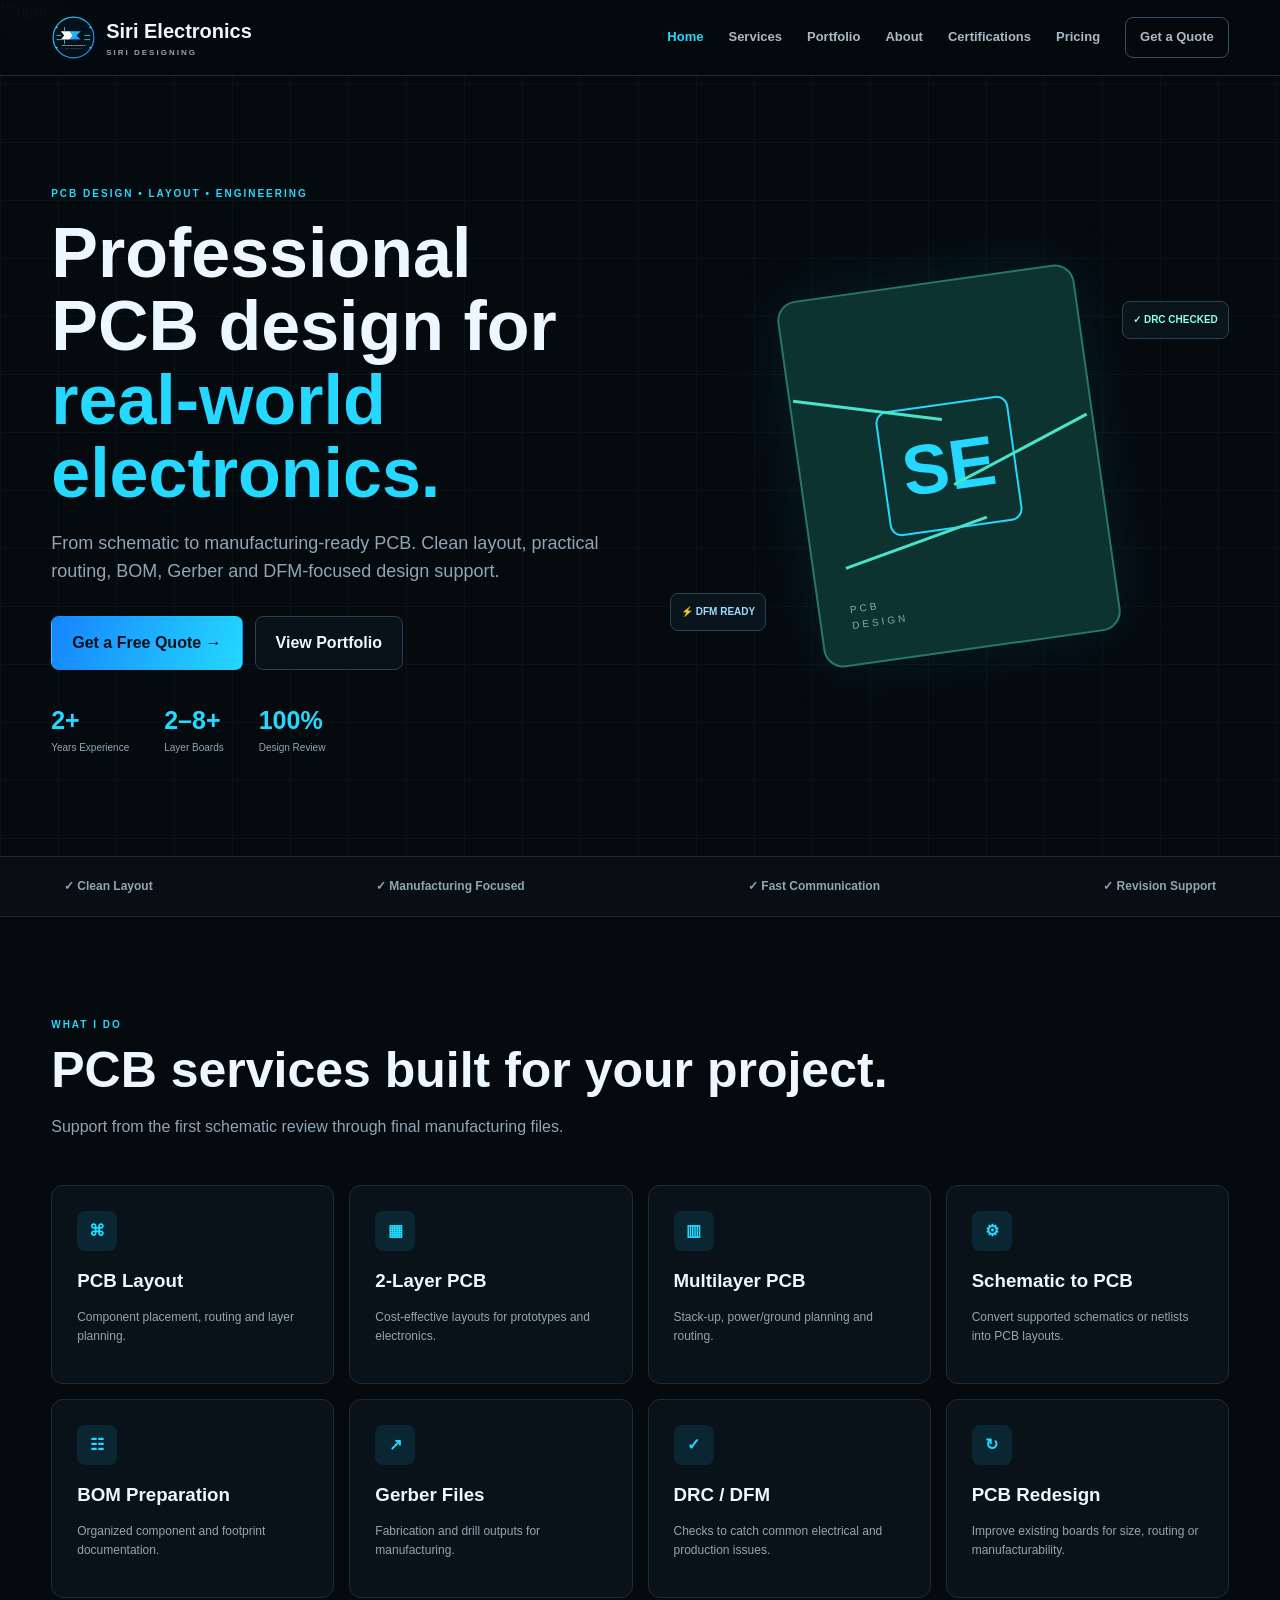
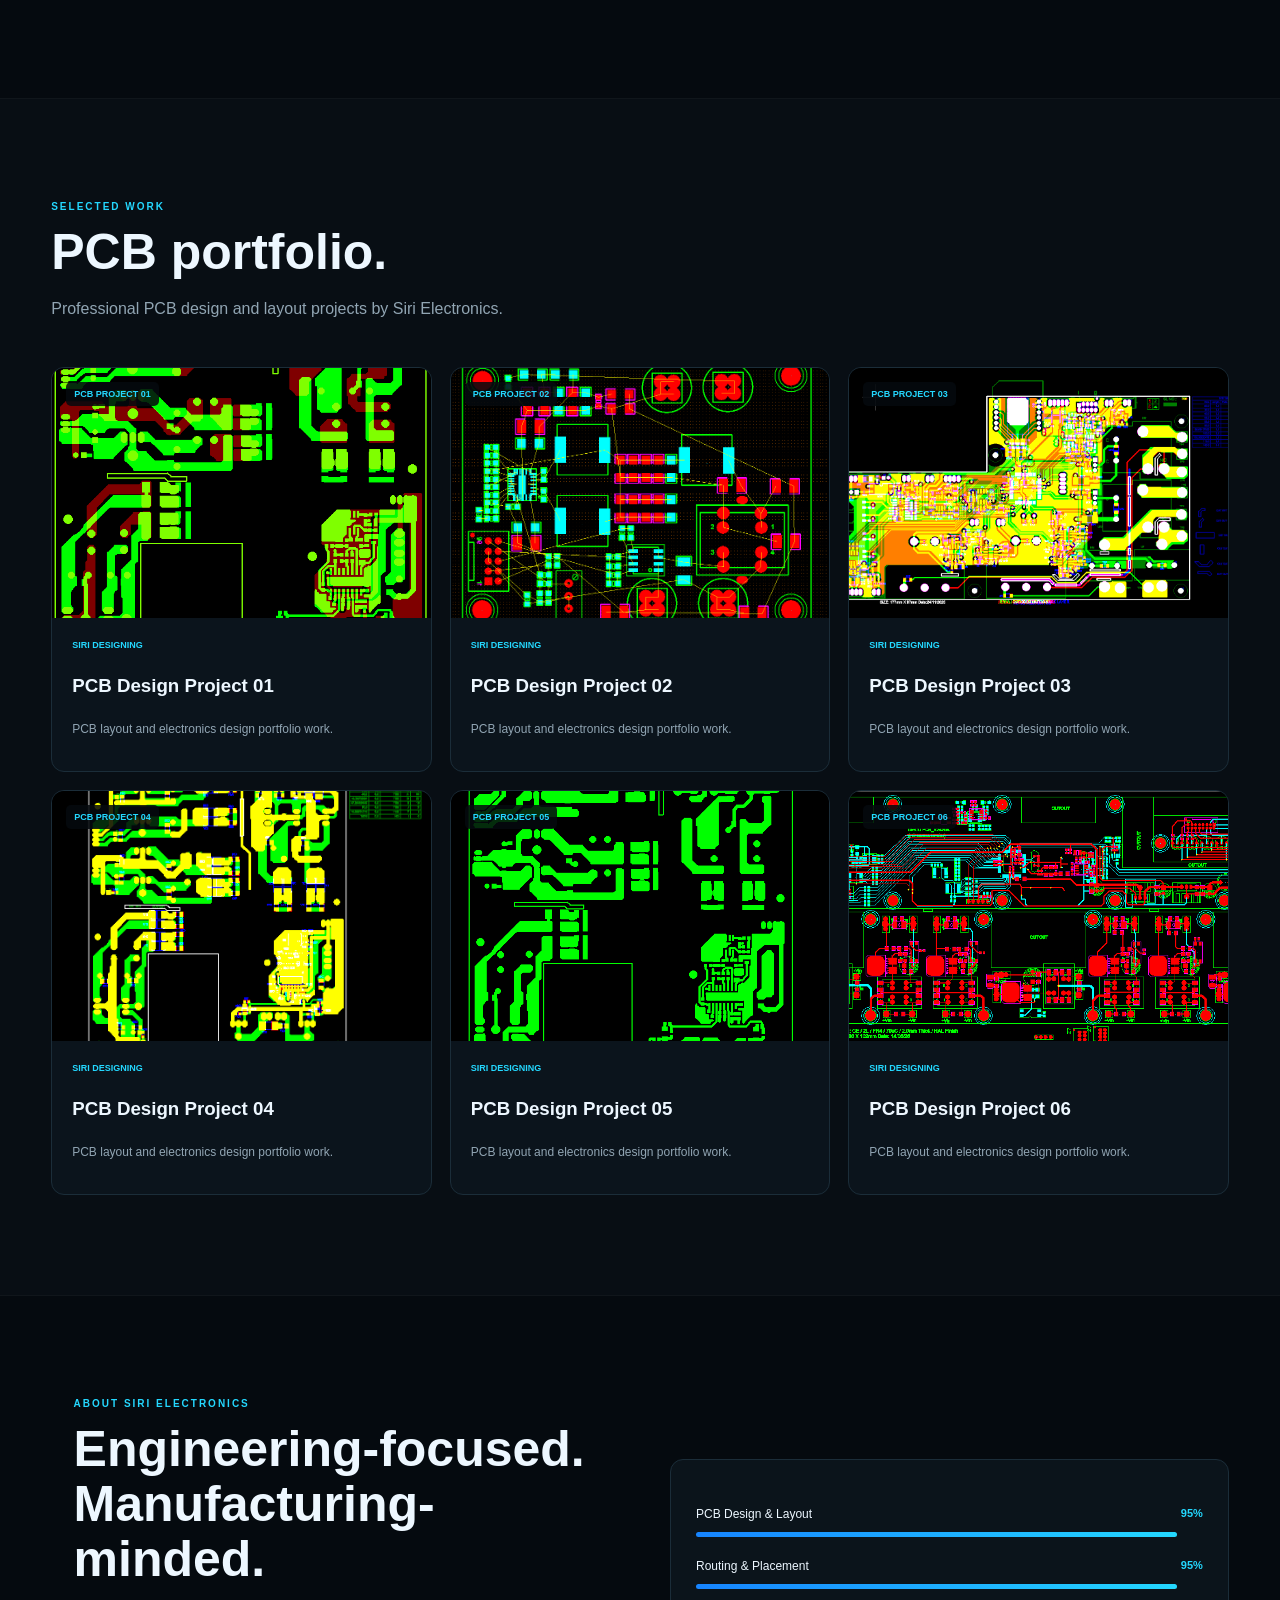
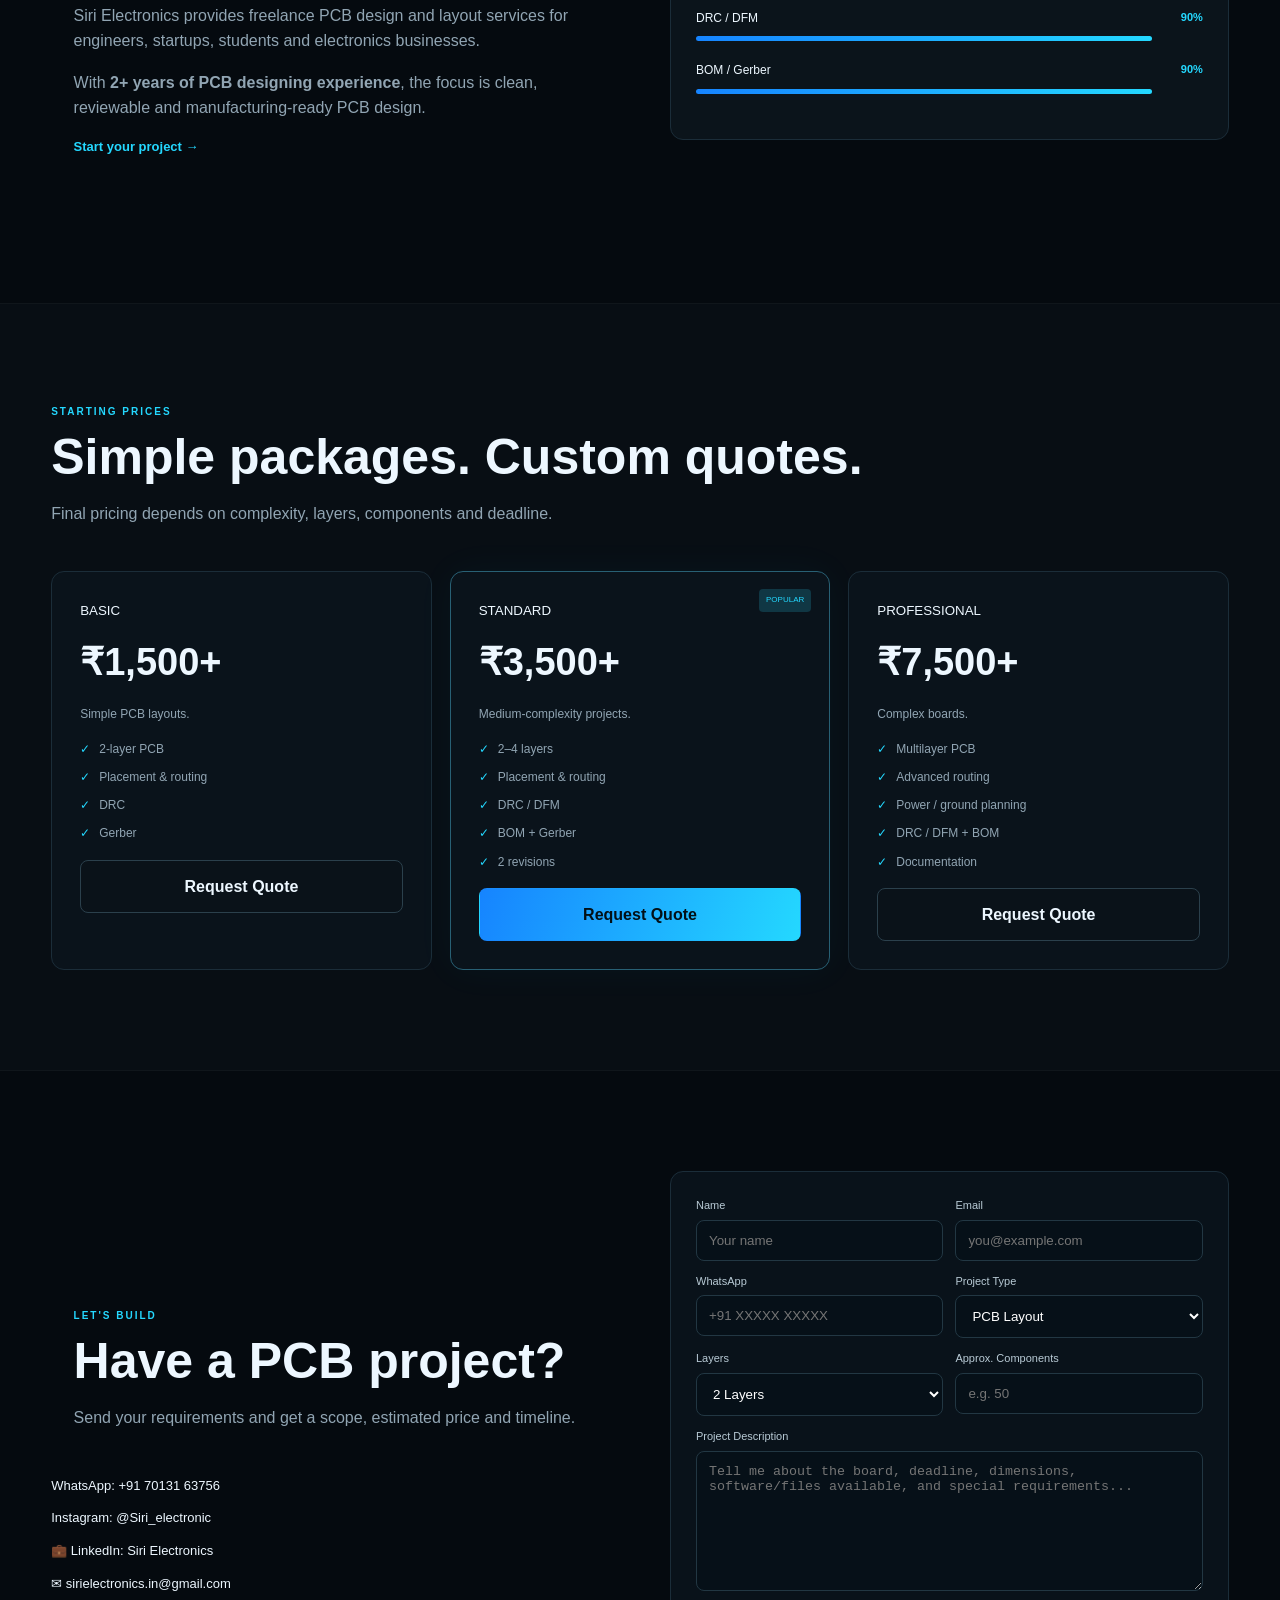
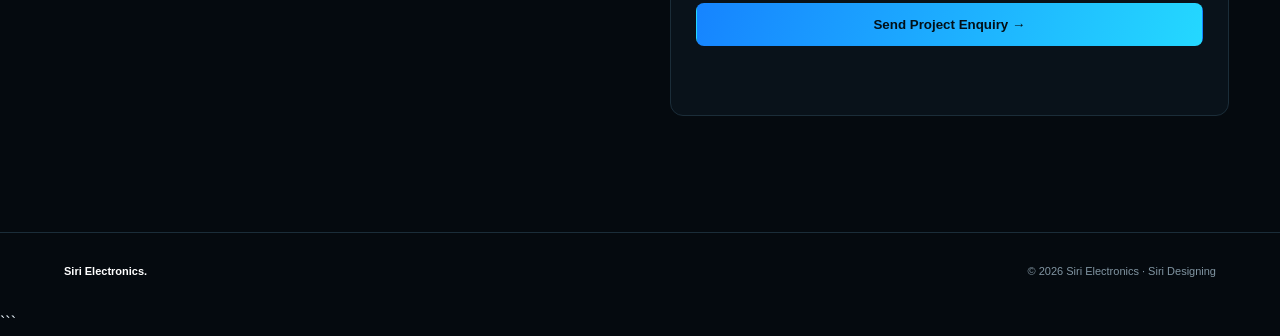
<file: index.html>
```html
<!DOCTYPE html>
<html lang="en">

<head>
    <meta charset="UTF-8">
    <meta name="viewport" content="width=device-width, initial-scale=1.0">

    <meta name="description"
        content="Siri Electronics — professional PCB design, PCB layout, routing, BOM, Gerber and DFM services.">

    <title>Siri Electronics | PCB Design & Layout</title>

    <link rel="icon" href="siri-logo.svg" type="image/svg+xml">

    <style>
        * {
            box-sizing: border-box;
        }

        html {
            scroll-behavior: smooth;
        }

        body {
            margin: 0;
            background: #050a0f;
            color: #edf7ff;
            font-family: Arial, Helvetica, sans-serif;
            line-height: 1.6;
        }

        a {
            color: inherit;
            text-decoration: none;
        }

        header {
            position: fixed;
            top: 0;
            left: 0;
            width: 100%;
            z-index: 1000;
            background: rgba(5, 10, 15, 0.92);
            backdrop-filter: blur(15px);
            border-bottom: 1px solid #1b2d39;
        }

        .nav {
            width: 92%;
            max-width: 1200px;
            height: 75px;
            margin: auto;
            display: flex;
            align-items: center;
            justify-content: space-between;
        }

        .brand {
            display: flex;
            align-items: center;
            gap: 10px;
            font-weight: 800;
            font-size: 20px;
        }

        .brand img {
            width: 45px;
            height: 45px;
        }

        .brand small {
            display: block;
            color: #91a5b3;
            font-size: 8px;
            letter-spacing: 2px;
        }

        nav {
            display: flex;
            align-items: center;
            gap: 25px;
        }

        nav a {
            color: #a9bac5;
            font-size: 13px;
            font-weight: 600;
        }

        nav a:hover,
        nav a.active {
            color: #24d8ff;
        }

        .navbtn {
            border: 1px solid #315263;
            padding: 9px 14px;
            border-radius: 8px;
        }

        #menu {
            display: none;
            border: 0;
            background: transparent;
            color: white;
            font-size: 25px;
            cursor: pointer;
        }

        section {
            padding: 100px 0;
        }

        .hero {
            padding-top: 150px;
            min-height: 750px;
            background-image:
                linear-gradient(#24d8ff0b 1px, transparent 1px),
                linear-gradient(90deg, #24d8ff0b 1px, transparent 1px);
            background-size: 58px 58px;
        }

        .hero-grid,
        .about,
        .contact {
            width: 92%;
            max-width: 1200px;
            margin: auto;
            display: grid;
            grid-template-columns: 1fr 1fr;
            gap: 60px;
            align-items: center;
        }

        .eyebrow,
        .heading small {
            color: #24d8ff;
            font-size: 10px;
            font-weight: 800;
            letter-spacing: 2px;
        }

        h1 {
            font-size: clamp(42px, 6vw, 70px);
            line-height: 1.05;
            margin: 15px 0;
        }

        h1 em {
            color: #24d8ff;
            font-style: normal;
        }

        .lead {
            max-width: 650px;
            color: #91a5b3;
            font-size: 18px;
        }

        .actions {
            display: flex;
            gap: 12px;
            margin: 30px 0;
        }

        .btn {
            display: inline-flex;
            align-items: center;
            justify-content: center;
            padding: 13px 20px;
            border-radius: 8px;
            border: 1px solid transparent;
            background: linear-gradient(110deg, #1684ff, #24d8ff);
            color: #031017;
            font-weight: 800;
            cursor: pointer;
        }

        .btn.ghost {
            background: #0a1219;
            color: #edf7ff;
            border-color: #2b404c;
        }

        .stats {
            display: flex;
            gap: 35px;
        }

        .stats b {
            display: block;
            color: #24d8ff;
            font-size: 25px;
        }

        .stats span {
            color: #91a5b3;
            font-size: 10px;
        }

        /* PCB Graphic */

        .hero-board {
            height: 450px;
            display: grid;
            place-items: center;
            position: relative;
        }

        .pcb {
            width: 300px;
            height: 370px;
            border-radius: 20px;
            transform: rotate(-8deg);
            background: #0c332f;
            border: 2px solid #28766b;
            box-shadow: 0 0 70px #24d8ff18;
            display: grid;
            place-items: center;
            position: relative;
        }

        .pcb b {
            font-size: 70px;
            color: #24d8ff;
            border: 2px solid #24d8ff;
            padding: 5px 18px;
            border-radius: 12px;
        }

        .pcb span {
            position: absolute;
            bottom: 30px;
            left: 30px;
            color: #7bb1a7;
            font-size: 10px;
            letter-spacing: 3px;
        }

        .pcb i {
            position: absolute;
            width: 150px;
            height: 3px;
            background: #4be3c7;
        }

        .pcb i:nth-child(2) {
            left: 0;
            top: 115px;
            transform: rotate(15deg);
        }

        .pcb i:nth-child(3) {
            right: 0;
            top: 175px;
            transform: rotate(-20deg);
        }

        .pcb i:nth-child(4) {
            left: 30px;
            bottom: 110px;
            transform: rotate(-12deg);
        }

        .hero-board label {
            position: absolute;
            padding: 10px;
            border: 1px solid #294451;
            border-radius: 8px;
            background: #09141c;
            font-size: 10px;
            font-weight: 800;
        }

        .hero-board label:nth-of-type(1) {
            top: 60px;
            right: 0;
            color: #8dffe5;
        }

        .hero-board label:nth-of-type(2) {
            bottom: 60px;
            left: 0;
            color: #9bddff;
        }

        /* Trust */

        .trust {
            padding: 20px 5%;
            display: flex;
            justify-content: space-between;
            border-block: 1px solid #1b2d39;
            background: #080e13;
            color: #91a5b3;
            font-size: 12px;
            font-weight: 700;
        }

        /* Headings */

        .heading {
            width: 92%;
            max-width: 1200px;
            margin: 0 auto 45px;
        }

        .heading h2 {
            font-size: clamp(35px, 5vw, 50px);
            margin: 10px 0;
            line-height: 1.1;
        }

        .heading p {
            color: #91a5b3;
            max-width: 700px;
        }

        /* Services */

        .cards {
            width: 92%;
            max-width: 1200px;
            margin: auto;
            display: grid;
            grid-template-columns: repeat(4, 1fr);
            gap: 15px;
        }

        .cards > div {
            padding: 25px;
            border: 1px solid #1b2d39;
            background: #0a1219;
            border-radius: 12px;
            transition: 0.3s;
        }

        .cards > div:hover {
            transform: translateY(-5px);
            border-color: #315a6b;
        }

        .cards b {
            display: grid;
            place-items: center;
            width: 40px;
            height: 40px;
            border-radius: 8px;
            background: #0a2632;
            color: #24d8ff;
        }

        .cards h3 {
            margin: 15px 0 5px;
        }

        .cards p {
            color: #91a5b3;
            font-size: 12px;
        }

        /* Portfolio */

        .dark {
            background: #080e14;
            border-block: 1px solid #ffffff08;
        }

        .projects {
            width: 92%;
            max-width: 1200px;
            margin: auto;
            display: grid;
            grid-template-columns: repeat(3, 1fr);
            gap: 18px;
        }

        .project {
            overflow: hidden;
            border: 1px solid #1b2d39;
            border-radius: 13px;
            background: #0b141c;
        }

        .project-image {
            height: 250px;
            position: relative;
            overflow: hidden;
        }

        .project-image img {
            width: 100%;
            height: 100%;
            object-fit: cover;
            transition: transform 0.4s ease;
        }

        .project-image span {
            position: absolute;
            top: 14px;
            left: 14px;
            padding: 5px 8px;
            border-radius: 5px;
            background: #050a0edb;
            color: #24d8ff;
            font-size: 9px;
            font-weight: 800;
        }

        .project-body {
            padding: 20px;
        }

        .project-body small {
            color: #24d8ff;
            font-size: 9px;
            font-weight: 800;
        }

        .project-body p {
            color: #91a5b3;
            font-size: 12px;
        }

        /* About */

        .skills {
            padding: 25px;
            border: 1px solid #1b2d39;
            border-radius: 13px;
            background: #0b141b;
        }

        .skills div {
            margin: 20px 0;
        }

        .skills span {
            font-size: 12px;
        }

        .skills b {
            float: right;
            color: #24d8ff;
            font-size: 11px;
        }

        .skills i {
            display: block;
            height: 5px;
            margin-top: 8px;
            border-radius: 5px;
            background: linear-gradient(90deg, #1684ff, #24d8ff);
        }

        .text {
            color: #24d8ff;
            font-weight: 800;
            font-size: 13px;
        }

        /* Pricing */

        .prices {
            width: 92%;
            max-width: 1200px;
            margin: auto;
            display: grid;
            grid-template-columns: repeat(3, 1fr);
            gap: 18px;
        }

        .prices article {
            padding: 28px;
            border: 1px solid #1b2d39;
            border-radius: 13px;
            background: #0a131b;
            position: relative;
        }

        .prices .featured {
            border-color: #286074;
            box-shadow: 0 0 40px #24d8ff0b;
        }

        .prices article > label {
            position: absolute;
            top: 17px;
            right: 18px;
            padding: 5px 7px;
            background: #103744;
            color: #24d8ff;
            font-size: 8px;
            border-radius: 4px;
        }

        .prices h3 {
            font-size: 38px;
            margin: 10px 0;
        }

        .prices p,
        .prices li {
            color: #91a5b3;
            font-size: 12px;
        }

        .prices ul {
            padding: 0;
            list-style: none;
        }

        .prices li {
            margin: 9px 0;
        }

        .prices li::before {
            content: "✓";
            color: #24d8ff;
            margin-right: 9px;
        }

        .prices .btn {
            width: 100%;
        }

        /* Contact */

        .links {
            display: flex;
            flex-direction: column;
            gap: 12px;
            font-size: 13px;
        }

        .links a:hover {
            color: #24d8ff;
        }

        form {
            padding: 25px;
            border: 1px solid #1b2d39;
            border-radius: 13px;
            background: #09121a;
        }

        .form-row {
            display: grid;
            grid-template-columns: 1fr 1fr;
            gap: 12px;
        }

        form label {
            display: block;
            color: #b9cbd6;
            font-size: 11px;
            margin-bottom: 12px;
        }

        input,
        select,
        textarea {
            width: 100%;
            margin-top: 5px;
            padding: 12px;
            border: 1px solid #223743;
            border-radius: 8px;
            background: #061018;
            color: white;
            outline: none;
        }

        input:focus,
        select:focus,
        textarea:focus {
            border-color: #24d8ff;
        }

        textarea {
            min-height: 140px;
            resize: vertical;
        }

        form .btn {
            width: 100%;
        }

        .form-msg {
            text-align: center;
            font-size: 12px;
            min-height: 20px;
        }

        .form-msg.success {
            color: #24d8ff;
        }

        .form-msg.error {
            color: #ff6464;
        }

        /* Reveal animation */

        .reveal {
            opacity: 0;
            transform: translateY(25px);
            transition: 0.7s ease;
        }

        .reveal.visible {
            opacity: 1;
            transform: translateY(0);
        }

        /* Footer */

        footer {
            padding: 30px 5%;
            border-top: 1px solid #1b2d39;
            color: #8195a2;
            font-size: 11px;
        }

        footer div {
            max-width: 1200px;
            margin: auto;
            display: flex;
            justify-content: space-between;
        }

        footer b {
            color: white;
        }

        /* Mobile */

        @media (max-width: 900px) {

            .hero-grid,
            .about,
            .contact {
                grid-template-columns: 1fr;
            }

            .cards {
                grid-template-columns: repeat(2, 1fr);
            }

            .projects,
            .prices {
                grid-template-columns: 1fr 1fr;
            }

            .trust {
                display: grid;
                grid-template-columns: 1fr 1fr;
                gap: 12px;
            }
        }

        @media (max-width: 650px) {

            #menu {
                display: block;
            }

            nav {
                display: none;
                position: absolute;
                top: 75px;
                left: 0;
                right: 0;
                padding: 20px;
                background: #071018;
                flex-direction: column;
                align-items: stretch;
                border-bottom: 1px solid #1b2d39;
            }

            nav.open {
                display: flex;
            }

            .cards,
            .projects,
            .prices {
                grid-template-columns: 1fr;
            }

            .form-row {
                grid-template-columns: 1fr;
            }

            .actions {
                flex-direction: column;
            }

            .stats {
                gap: 20px;
            }

            .hero-board {
                height: 400px;
            }

            .pcb {
                width: 250px;
                height: 320px;
            }

            footer div {
                display: block;
            }

            footer span {
                display: block;
                margin-top: 8px;
            }
        }
    </style>
</head>

<body>

<header>
    <div class="nav">

        <a class="brand" href="#home">
            <img src="siri-logo.svg" alt="Siri Electronics Logo">
            <span>
                Siri Electronics
                <small>SIRI DESIGNING</small>
            </span>
        </a>

        <button id="menu" aria-expanded="false">☰</button>

        <nav id="nav">
            <a href="#home">Home</a>
            <a href="#services">Services</a>
            <a href="#portfolio">Portfolio</a>
            <a href="#about">About</a>
            <a href="certifications.html">Certifications</a>
            <a href="#pricing">Pricing</a>
            <a class="navbtn" href="#contact">Get a Quote</a>
        </nav>

    </div>
</header>


<main>

<!-- HERO -->

<section id="home" class="hero">

    <div class="hero-grid">

        <div>

            <p class="eyebrow">
                PCB DESIGN • LAYOUT • ENGINEERING
            </p>

            <h1>
                Professional PCB design for
                <em>real-world electronics.</em>
            </h1>

            <p class="lead">
                From schematic to manufacturing-ready PCB.
                Clean layout, practical routing, BOM, Gerber
                and DFM-focused design support.
            </p>

            <div class="actions">

                <a class="btn" href="#contact">
                    Get a Free Quote →
                </a>

                <a class="btn ghost" href="#portfolio">
                    View Portfolio
                </a>

            </div>

            <div class="stats">

                <div>
                    <b>2+</b>
                    <span>Years Experience</span>
                </div>

                <div>
                    <b>2–8+</b>
                    <span>Layer Boards</span>
                </div>

                <div>
                    <b>100%</b>
                    <span>Design Review</span>
                </div>

            </div>

        </div>


        <div class="hero-board">

            <div class="pcb">

                <b>SE</b>

                <i></i>
                <i></i>
                <i></i>

                <span>
                    PCB<br>
                    DESIGN
                </span>

            </div>

            <label>✓ DRC CHECKED</label>
            <label>⚡ DFM READY</label>

        </div>

    </div>

</section>


<!-- TRUST -->

<section class="trust">

    <div>✓ Clean Layout</div>
    <div>✓ Manufacturing Focused</div>
    <div>✓ Fast Communication</div>
    <div>✓ Revision Support</div>

</section>


<!-- SERVICES -->

<section id="services">

    <div class="heading">

        <small>WHAT I DO</small>

        <h2>
            PCB services built for your project.
        </h2>

        <p>
            Support from the first schematic review
            through final manufacturing files.
        </p>

    </div>


    <div class="cards">

        <div>
            <b>⌘</b>
            <h3>PCB Layout</h3>
            <p>Component placement, routing and layer planning.</p>
        </div>

        <div>
            <b>▦</b>
            <h3>2-Layer PCB</h3>
            <p>Cost-effective layouts for prototypes and electronics.</p>
        </div>

        <div>
            <b>▥</b>
            <h3>Multilayer PCB</h3>
            <p>Stack-up, power/ground planning and routing.</p>
        </div>

        <div>
            <b>⚙</b>
            <h3>Schematic to PCB</h3>
            <p>Convert supported schematics or netlists into PCB layouts.</p>
        </div>

        <div>
            <b>☷</b>
            <h3>BOM Preparation</h3>
            <p>Organized component and footprint documentation.</p>
        </div>

        <div>
            <b>↗</b>
            <h3>Gerber Files</h3>
            <p>Fabrication and drill outputs for manufacturing.</p>
        </div>

        <div>
            <b>✓</b>
            <h3>DRC / DFM</h3>
            <p>Checks to catch common electrical and production issues.</p>
        </div>

        <div>
            <b>↻</b>
            <h3>PCB Redesign</h3>
            <p>Improve existing boards for size, routing or manufacturability.</p>
        </div>

    </div>

</section>


<!-- PORTFOLIO -->

<section id="portfolio" class="dark">

    <div class="heading">

        <small>SELECTED WORK</small>

        <h2>PCB portfolio.</h2>

        <p>
            Professional PCB design and layout projects
            by Siri Electronics.
        </p>

    </div>


    <div class="projects">

        <!-- Replace/add images in portfolio folder -->

        <article class="project reveal">

            <div class="project-image">

                <img
                    src="portfolio/Screenshot (18).png"
                    alt="Siri Electronics PCB Project 1"
                    loading="lazy">

                <span>PCB PROJECT 01</span>

            </div>

            <div class="project-body">

                <small>SIRI DESIGNING</small>

                <h3>PCB Design Project 01</h3>

                <p>
                    PCB layout and electronics design portfolio work.
                </p>

            </div>

        </article>


        <article class="project reveal">

            <div class="project-image">

                <img
                    src="portfolio/Screenshot 2026-08-29 085724.png"
                    alt="Siri Electronics PCB Project 2"
                    loading="lazy">

                <span>PCB PROJECT 02</span>

            </div>

            <div class="project-body">

                <small>SIRI DESIGNING</small>

                <h3>PCB Design Project 02</h3>

                <p>
                    PCB layout and electronics design portfolio work.
                </p>

            </div>

        </article>


        <article class="project reveal">

            <div class="project-image">

                <img
                    src="portfolio/Screenshot 2026-08-29 090055.png"
                    alt="Siri Electronics PCB Project 3"
                    loading="lazy">

                <span>PCB PROJECT 03</span>

            </div>

            <div class="project-body">

                <small>SIRI DESIGNING</small>

                <h3>PCB Design Project 03</h3>

                <p>
                    PCB layout and electronics design portfolio work.
                </p>

            </div>

        </article>


        <article class="project reveal">

            <div class="project-image">

                <img
                    src="portfolio/Screenshot 2026-08-29 090418.png"
                    alt="Siri Electronics PCB Project 4"
                    loading="lazy">

                <span>PCB PROJECT 04</span>

            </div>

            <div class="project-body">

                <small>SIRI DESIGNING</small>

                <h3>PCB Design Project 04</h3>

                <p>
                    PCB layout and electronics design portfolio work.
                </p>

            </div>

        </article>


        <article class="project reveal">

            <div class="project-image">

                <img
                    src="portfolio/Screenshot 2026-08-29 090512.png"
                    alt="Siri Electronics PCB Project 5"
                    loading="lazy">

                <span>PCB PROJECT 05</span>

            </div>

            <div class="project-body">

                <small>SIRI DESIGNING</small>

                <h3>PCB Design Project 05</h3>

                <p>
                    PCB layout and electronics design portfolio work.
                </p>

            </div>

        </article>


        <article class="project reveal">

            <div class="project-image">

                <img
                    src="portfolio/Screenshot 2026-08-29 094837.png"
                    alt="Siri Electronics PCB Project 6"
                    loading="lazy">

                <span>PCB PROJECT 06</span>

            </div>

            <div class="project-body">

                <small>SIRI DESIGNING</small>

                <h3>PCB Design Project 06</h3>

                <p>
                    PCB layout and electronics design portfolio work.
                </p>

            </div>

        </article>

    </div>

</section>


<!-- ABOUT -->

<section id="about">

    <div class="about">

        <div class="heading">

            <small>ABOUT SIRI ELECTRONICS</small>

            <h2>
                Engineering-focused.
                Manufacturing-minded.
            </h2>

            <p>
                Siri Electronics provides freelance PCB design
                and layout services for engineers, startups,
                students and electronics businesses.
            </p>

            <p>
                With <strong>2+ years of PCB designing experience</strong>,
                the focus is clean, reviewable and
                manufacturing-ready PCB design.
            </p>

            <a class="text" href="#contact">
                Start your project →
            </a>

        </div>


        <div class="skills">

            <div>
                <span>PCB Design & Layout</span>
                <b>95%</b>
                <i style="width:95%"></i>
            </div>

            <div>
                <span>Routing & Placement</span>
                <b>95%</b>
                <i style="width:95%"></i>
            </div>

            <div>
                <span>DRC / DFM</span>
                <b>90%</b>
                <i style="width:90%"></i>
            </div>

            <div>
                <span>BOM / Gerber</span>
                <b>90%</b>
                <i style="width:90%"></i>
            </div>

        </div>

    </div>

</section>


<!-- PRICING -->

<section id="pricing" class="dark">

    <div class="heading">

        <small>STARTING PRICES</small>

        <h2>
            Simple packages.
            Custom quotes.
        </h2>

        <p>
            Final pricing depends on complexity,
            layers, components and deadline.
        </p>

    </div>


    <div class="prices">

        <article>

            <small>BASIC</small>

            <h3>₹1,500+</h3>

            <p>Simple PCB layouts.</p>

            <ul>
                <li>2-layer PCB</li>
                <li>Placement & routing</li>
                <li>DRC</li>
                <li>Gerber</li>
            </ul>

            <a class="btn ghost" href="#contact">
                Request Quote
            </a>

        </article>


        <article class="featured">

            <label>POPULAR</label>

            <small>STANDARD</small>

            <h3>₹3,500+</h3>

            <p>Medium-complexity projects.</p>

            <ul>
                <li>2–4 layers</li>
                <li>Placement & routing</li>
                <li>DRC / DFM</li>
                <li>BOM + Gerber</li>
                <li>2 revisions</li>
            </ul>

            <a class="btn" href="#contact">
                Request Quote
            </a>

        </article>


        <article>

            <small>PROFESSIONAL</small>

            <h3>₹7,500+</h3>

            <p>Complex boards.</p>

            <ul>
                <li>Multilayer PCB</li>
                <li>Advanced routing</li>
                <li>Power / ground planning</li>
                <li>DRC / DFM + BOM</li>
                <li>Documentation</li>
            </ul>

            <a class="btn ghost" href="#contact">
                Request Quote
            </a>

        </article>

    </div>

</section>


<!-- CONTACT -->

<section id="contact">

    <div class="contact">

        <div>

            <div class="heading">

                <small>LET'S BUILD</small>

                <h2>
                    Have a PCB project?
                </h2>

                <p>
                    Send your requirements and get a scope,
                    estimated price and timeline.
                </p>

            </div>


            <div class="links">

                <a
                    href="https://wa.me/917013163756"
                    target="_blank"
                    rel="noopener">
                    WhatsApp: +91 70131 63756
                </a>

                <a
                    href="https://www.instagram.com/siri_electronic/"
                    target="_blank"
                    rel="noopener">
                    Instagram: @Siri_electronic
                </a>

                <a
                    href="https://www.linkedin.com/in/siri-electronics-1aa564432/in/your-profile/"
                    target="_blank"
                    rel="noopener noreferrer">
                    💼 LinkedIn: Siri Electronics
                 </a>

                <a href="mailto:sirielectronics.in@gmail.com">
                    ✉ sirielectronics.in@gmail.com
                </a>

            </div>

        </div>


        <form id="quoteForm">

            <div class="form-row">

                <label>
                    Name
                    <input
                        name="name"
                        required
                        placeholder="Your name">
                </label>

                <label>
                    Email
                    <input
                        type="email"
                        name="gmail"
                        required
                        placeholder="you@example.com">
                </label>

            </div>


            <div class="form-row">

                <label>
                    WhatsApp
                    <input
                        name="phone"
                        placeholder="+91 XXXXX XXXXX">
                </label>

                <label>
                    Project Type

                    <select name="type">

                        <option>PCB Layout</option>
                        <option>Schematic to PCB</option>
                        <option>Multilayer PCB</option>
                        <option>PCB Redesign</option>
                        <option>BOM / Gerber</option>
                        <option>Other</option>

                    </select>

                </label>

            </div>


            <div class="form-row">

                <label>
                    Layers

                    <select name="layers">

                        <option>2 Layers</option>
                        <option>4 Layers</option>
                        <option>6 Layers</option>
                        <option>8+ Layers</option>
                        <option>Not sure</option>

                    </select>

                </label>


                <label>
                    Approx. Components

                    <input
                        name="components"
                        placeholder="e.g. 50">

                </label>

            </div>


            <label>
                Project Description

                <textarea
                    name="description"
                    required
                    placeholder="Tell me about the board, deadline, dimensions, software/files available, and special requirements..."></textarea>

            </label>


            <button
                class="btn"
                type="submit">

                Send Project Enquiry →

            </button>


            <p id="formMsg" class="form-msg"></p>

        </form>

    </div>

</section>

</main>


<footer>

    <div>

        <b>Siri Electronics.</b>

        <span>
            © <span id="year"></span>
            Siri Electronics · Siri Designing
        </span>

    </div>

</footer>


<!-- =========================================
     JAVASCRIPT
========================================= -->

<script>

document.addEventListener("DOMContentLoaded", () => {

    // ==========================================
    // CURRENT YEAR
    // ==========================================

    const yearElement =
        document.getElementById("year");

    if (yearElement) {
        yearElement.textContent =
            new Date().getFullYear();
    }


    // ==========================================
    // MOBILE MENU
    // ==========================================

    const menuButton =
        document.getElementById("menu");

    const navigation =
        document.getElementById("nav");

    if (menuButton && navigation) {

        menuButton.addEventListener("click", () => {

            navigation.classList.toggle("open");

            const isOpen =
                navigation.classList.contains("open");

            menuButton.setAttribute(
                "aria-expanded",
                isOpen.toString()
            );

            menuButton.textContent =
                isOpen ? "✕" : "☰";

        });


        navigation
            .querySelectorAll("a")
            .forEach((link) => {

                link.addEventListener("click", () => {

                    navigation.classList.remove("open");

                    menuButton.setAttribute(
                        "aria-expanded",
                        "false"
                    );

                    menuButton.textContent = "☰";

                });

            });

    }


    // ==========================================
    // QUOTE FORM
    // ==========================================

    const quoteForm =
        document.getElementById("quoteForm");

    const formMessage =
        document.getElementById("formMsg");


    if (quoteForm) {

        quoteForm.addEventListener(
            "submit",
            (event) => {

                event.preventDefault();

                const formData =
                    new FormData(quoteForm);


                const name =
                    formData.get("name")?.trim() || "";

                const email =
                    formData.get("gmail")?.trim() || "";

                const phone =
                    formData.get("phone")?.trim() || "";

                const projectType =
                    formData.get("type") || "";

                const layers =
                    formData.get("layers") || "";

                const components =
                    formData.get("components")?.trim() || "";

                const description =
                    formData.get("description")?.trim() || "";


                // ==================================
                // VALIDATION
                // ==================================

                if (!name || !email || !description) {

                    showMessage(
                        "Please fill in all required fields.",
                        "error"
                    );

                    return;
                }


                const emailPattern =
                    /^[^\s@]+@[^\s@]+\.[^\s@]+$/;


                if (!emailPattern.test(email)) {

                    showMessage(
                        "Please enter a valid email address.",
                        "error"
                    );

                    return;
                }


                // ==================================
                // WHATSAPP MESSAGE
                // ==================================

                const whatsappMessage = `
Hello Siri Electronics,

I would like to enquire about a PCB design project.

Name: ${name}

Email: ${email}

WhatsApp: ${phone || "Not provided"}

Project Type: ${projectType}

PCB Layers: ${layers}

Approx. Components: ${components || "Not provided"}

Project Description:
${description}

Thank you.
                `.trim();


                const whatsappURL =
                    "https://wa.me/917013163756?text=" +
                    encodeURIComponent(whatsappMessage);


                showMessage(
                    "Your enquiry is ready. Opening WhatsApp...",
                    "success"
                );


                setTimeout(() => {

                    window.open(
                        whatsappURL,
                        "_blank",
                        "noopener,noreferrer"
                    );

                }, 700);

            });

    }


    // ==========================================
    // FORM MESSAGE
    // ==========================================

    function showMessage(message, type) {

        if (!formMessage) return;

        formMessage.textContent = message;

        formMessage.classList.remove(
            "success",
            "error"
        );

        formMessage.classList.add(type);

    }


    // ==========================================
    // SMOOTH SCROLL
    // ==========================================

    document
        .querySelectorAll('a[href^="#"]')
        .forEach((link) => {

            link.addEventListener(
                "click",
                (event) => {

                    const targetID =
                        link.getAttribute("href");

                    if (
                        !targetID ||
                        targetID === "#"
                    ) {
                        return;
                    }

                    const target =
                        document.querySelector(
                            targetID
                        );

                    if (!target) {
                        return;
                    }

                    event.preventDefault();

                    target.scrollIntoView({
                        behavior: "smooth",
                        block: "start"
                    });

                });

        });


    // ==========================================
    // PORTFOLIO IMAGE HOVER
    // ==========================================

    document
        .querySelectorAll(".project-image img")
        .forEach((image) => {

            image.addEventListener(
                "mouseenter",
                () => {

                    image.style.transform =
                        "scale(1.05)";

                });


            image.addEventListener(
                "mouseleave",
                () => {

                    image.style.transform =
                        "scale(1)";

                });

        });


    // ==========================================
    // SCROLL REVEAL
    // ==========================================

    const revealElements =
        document.querySelectorAll(".reveal");


    if ("IntersectionObserver" in window) {

        const observer =
            new IntersectionObserver(
                (entries) => {

                    entries.forEach((entry) => {

                        if (
                            entry.isIntersecting
                        ) {

                            entry.target
                                .classList
                                .add("visible");

                            observer.unobserve(
                                entry.target
                            );

                        }

                    });

                },
                {
                    threshold: 0.15
                }
            );


        revealElements.forEach((element) => {

            observer.observe(element);

        });

    } else {

        revealElements.forEach((element) => {

            element.classList.add("visible");

        });

    }


    // ==========================================
    // ACTIVE NAVIGATION
    // ==========================================

    const sections =
        document.querySelectorAll(
            "section[id]"
        );

    const navLinks =
        document.querySelectorAll(
            "#nav a[href^='#']"
        );


    if ("IntersectionObserver" in window) {

        const sectionObserver =
            new IntersectionObserver(
                (entries) => {

                    entries.forEach((entry) => {

                        if (
                            !entry.isIntersecting
                        ) {
                            return;
                        }


                        const currentID =
                            entry.target
                                .getAttribute("id");


                        navLinks.forEach((link) => {

                            link.classList.remove(
                                "active"
                            );


                            if (
                                link.getAttribute(
                                    "href"
                                ) ===
                                `#${currentID}`
                            ) {

                                link.classList.add(
                                    "active"
                                );

                            }

                        });

                    });

                },
                {
                    rootMargin:
                        "-30% 0px -60% 0px"
                }
            );


        sections.forEach((section) => {

            sectionObserver.observe(section);

        });

    }


    // ==========================================
    // WHATSAPP CLICK LOG
    // ==========================================

    document
        .querySelectorAll(
            'a[href*="wa.me"]'
        )
        .forEach((link) => {

            link.addEventListener(
                "click",
                () => {

                    console.log(
                        "Siri Electronics WhatsApp opened."
                    );

                });

        });


    // ==========================================
    // BRAND CONSOLE MESSAGE
    // ==========================================

    console.log(
        "%cSIRI ELECTRONICS",
        "color:#24d8ff;font-size:24px;font-weight:bold;"
    );

    console.log(
        "Siri Designing | Professional PCB Design & Layout"
    );

});

</script>

</body>
</html>
```
</file>
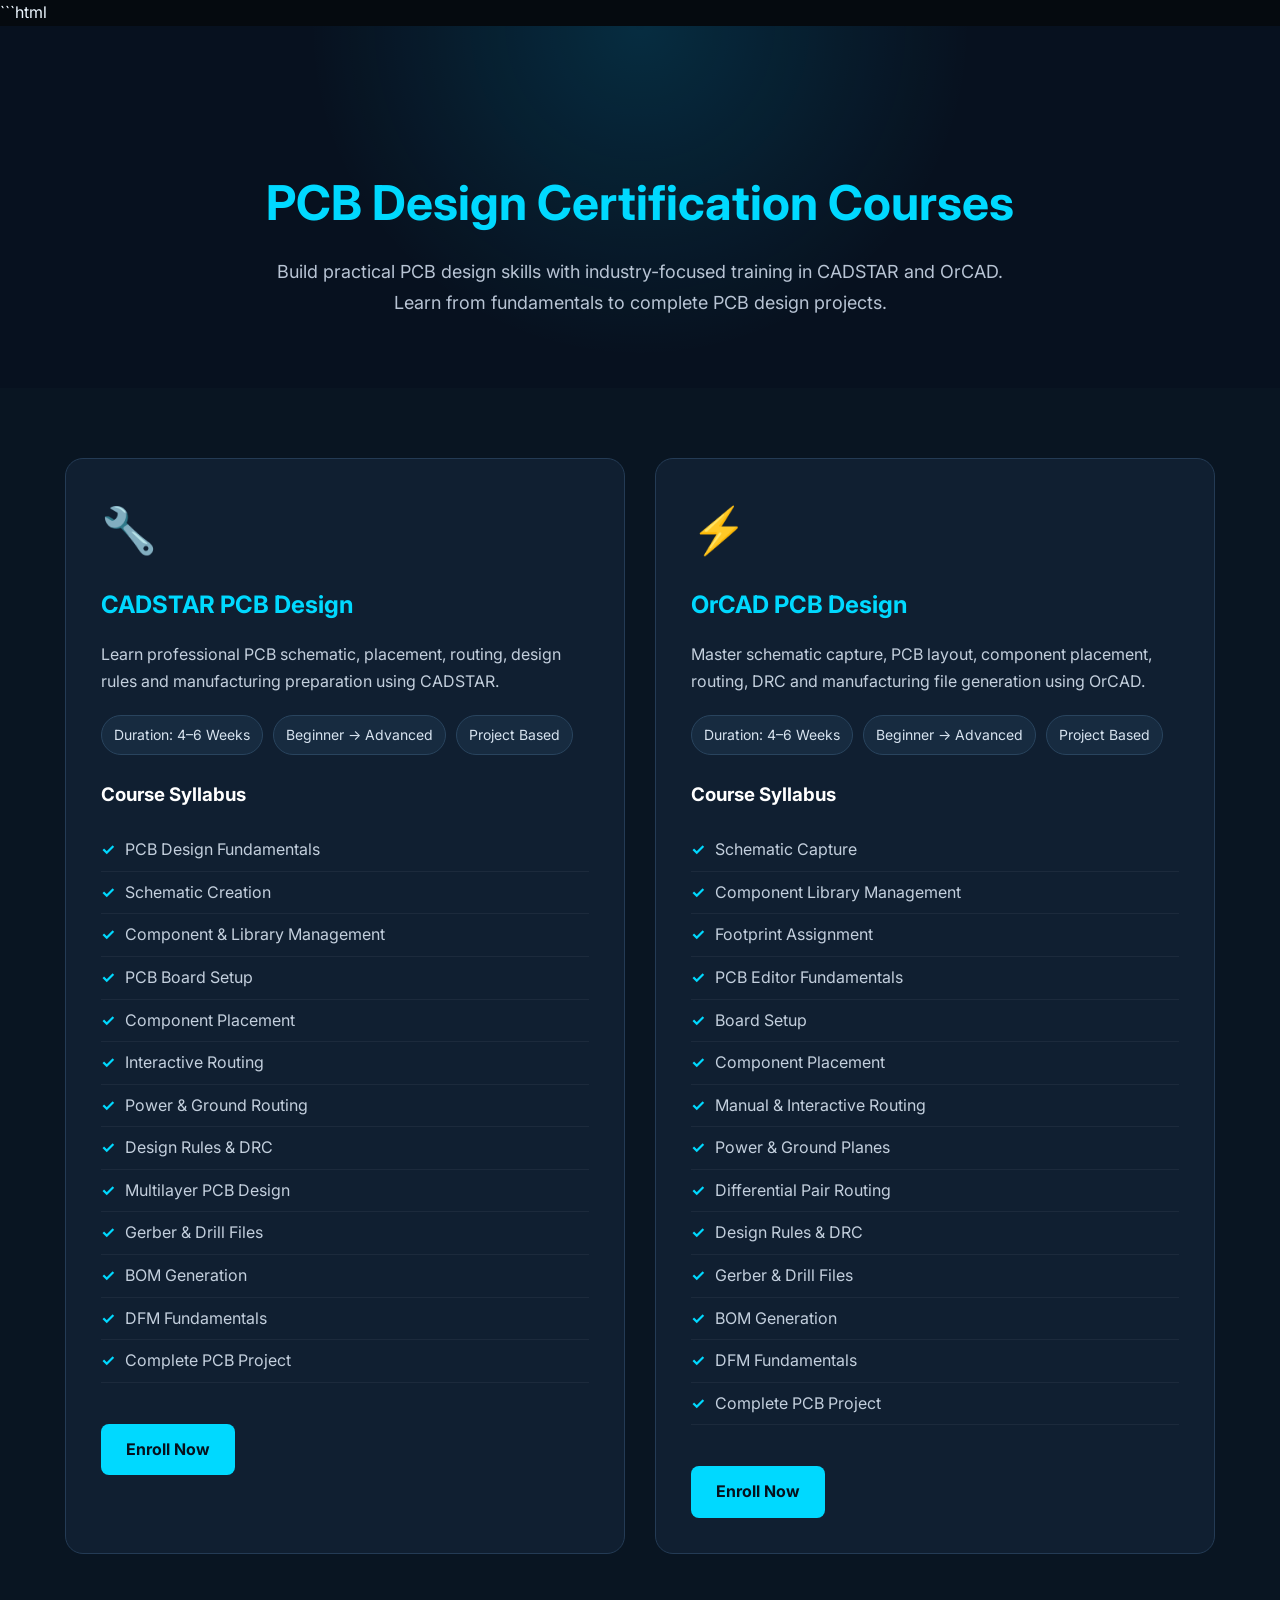
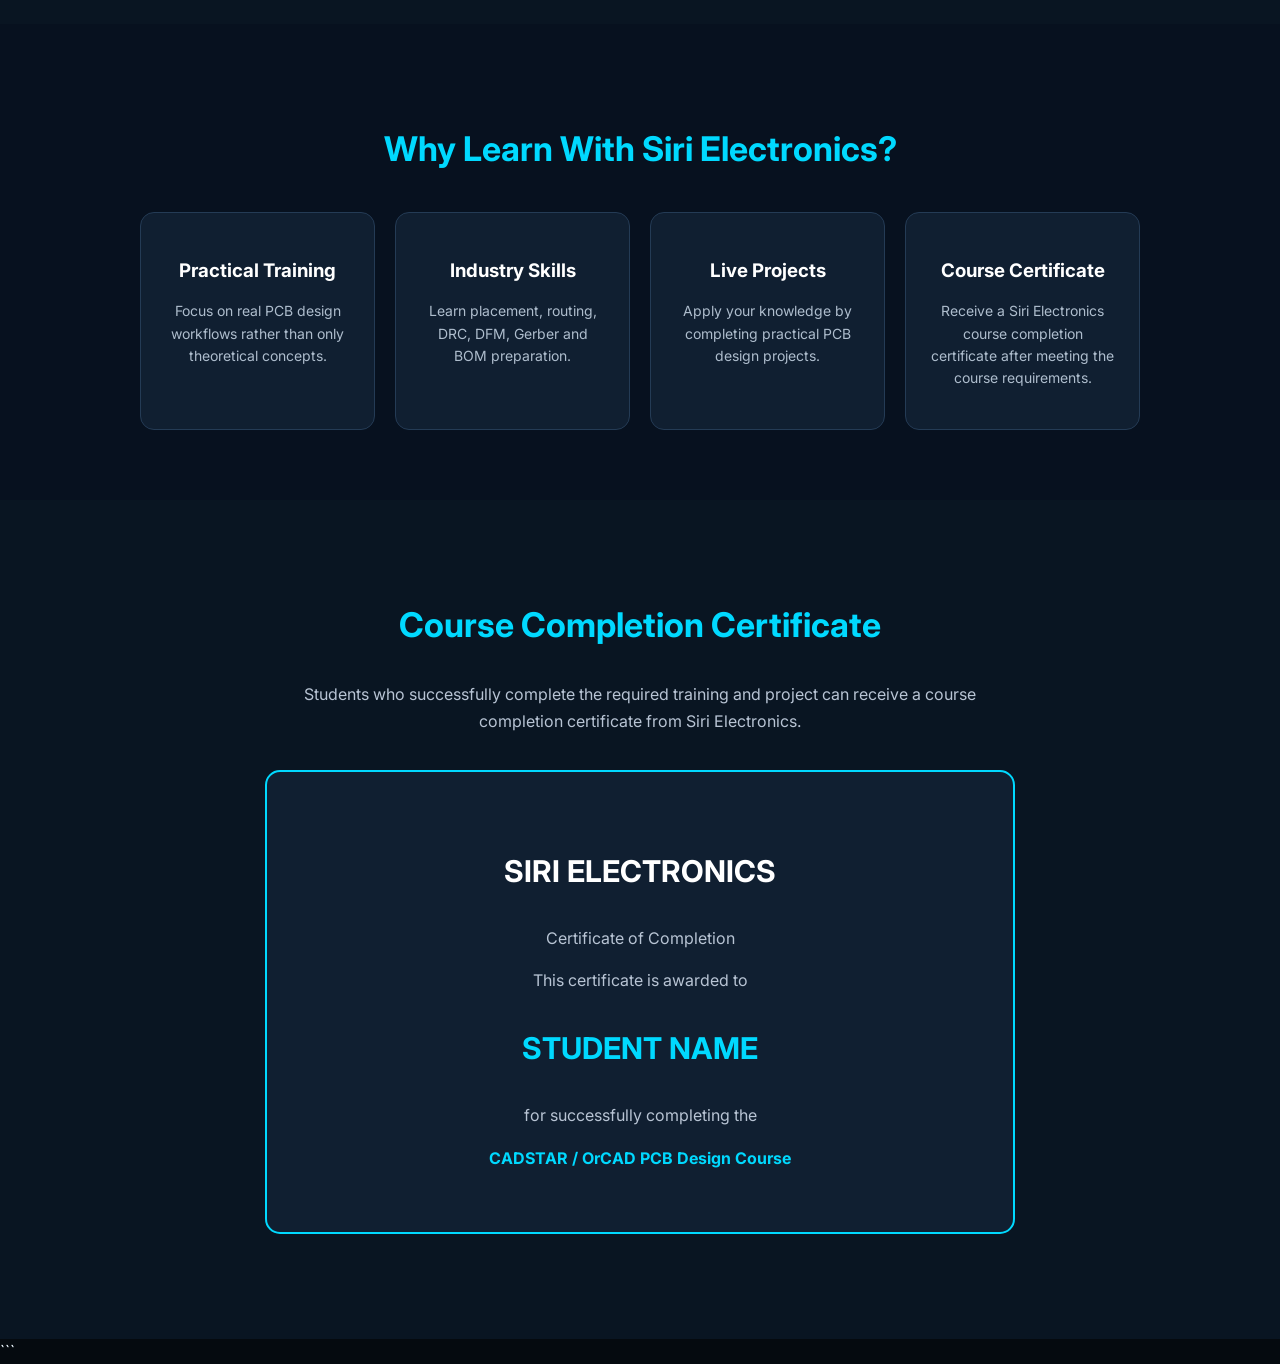
<file: certificate.html>
```html
<!DOCTYPE html>
<html lang="en">
<head>
    <meta charset="UTF-8">
    <meta name="viewport" content="width=device-width, initial-scale=1.0">

    <title>PCB Design Certification Courses | Siri Electronics</title>

    <meta name="description"
          content="Learn professional PCB design with CADSTAR and OrCAD certification courses from Siri Electronics.">

    <link rel="stylesheet" href="style.css">

    <style>
        .cert-hero {
            padding: 100px 20px 70px;
            text-align: center;
            background:
                radial-gradient(circle at top, rgba(0, 200, 255, 0.15), transparent 45%),
                #07111f;
        }

        .cert-hero h1 {
            font-size: 48px;
            margin-bottom: 15px;
            color: #00d9ff;
        }

        .cert-hero p {
            max-width: 750px;
            margin: auto;
            color: #b8c4d4;
            font-size: 18px;
            line-height: 1.7;
        }

        .course-section {
            padding: 70px 20px;
            background: #091522;
        }

        .course-grid {
            max-width: 1150px;
            margin: auto;
            display: grid;
            grid-template-columns: repeat(2, 1fr);
            gap: 30px;
        }

        .course-card {
            background: #101f31;
            border: 1px solid #243b55;
            border-radius: 18px;
            padding: 35px;
            transition: 0.3s;
        }

        .course-card:hover {
            transform: translateY(-8px);
            border-color: #00d9ff;
            box-shadow: 0 15px 40px rgba(0, 217, 255, 0.12);
        }

        .course-icon {
            font-size: 45px;
            margin-bottom: 15px;
        }

        .course-card h2 {
            color: #00d9ff;
            margin-bottom: 12px;
        }

        .course-card > p {
            color: #c3cfdd;
            line-height: 1.7;
        }

        .course-info {
            display: flex;
            flex-wrap: wrap;
            gap: 10px;
            margin: 20px 0;
        }

        .course-info span {
            background: #172b40;
            border: 1px solid #29445e;
            padding: 8px 12px;
            border-radius: 20px;
            color: #d7e3ef;
            font-size: 14px;
        }

        .course-card h3 {
            margin-top: 25px;
            color: white;
        }

        .course-card ul {
            list-style: none;
            padding: 0;
        }

        .course-card li {
            color: #c3cfdd;
            padding: 8px 0;
            border-bottom: 1px solid rgba(255,255,255,0.05);
        }

        .course-card li::before {
            content: "✓";
            color: #00d9ff;
            font-weight: bold;
            margin-right: 10px;
        }

        .enroll-btn {
            display: inline-block;
            margin-top: 25px;
            padding: 13px 25px;
            border-radius: 8px;
            background: #00d9ff;
            color: #06111c;
            text-decoration: none;
            font-weight: bold;
            transition: 0.3s;
        }

        .enroll-btn:hover {
            background: white;
            transform: scale(1.03);
        }

        .why-section {
            padding: 70px 20px;
            background: #07111f;
            text-align: center;
        }

        .why-section h2 {
            color: #00d9ff;
            font-size: 34px;
            margin-bottom: 35px;
        }

        .why-grid {
            max-width: 1000px;
            margin: auto;
            display: grid;
            grid-template-columns: repeat(4, 1fr);
            gap: 20px;
        }

        .why-box {
            background: #101f31;
            padding: 25px;
            border-radius: 14px;
            border: 1px solid #243b55;
        }

        .why-box h3 {
            color: white;
            margin-bottom: 10px;
        }

        .why-box p {
            color: #aebdcd;
            font-size: 14px;
            line-height: 1.6;
        }

        .certificate-section {
            padding: 70px 20px;
            text-align: center;
            background: #091522;
        }

        .certificate-section h2 {
            color: #00d9ff;
            font-size: 34px;
        }

        .certificate-section p {
            max-width: 700px;
            margin: 15px auto;
            color: #b8c4d4;
            line-height: 1.7;
        }

        .certificate-box {
            max-width: 750px;
            margin: 35px auto;
            padding: 45px;
            border: 2px solid #00d9ff;
            border-radius: 15px;
            background: #101f31;
        }

        .certificate-box h3 {
            font-size: 30px;
            color: white;
        }

        .certificate-box strong {
            color: #00d9ff;
        }

        @media (max-width: 800px) {

            .cert-hero h1 {
                font-size: 36px;
            }

            .course-grid {
                grid-template-columns: 1fr;
            }

            .why-grid {
                grid-template-columns: 1fr 1fr;
            }
        }

        @media (max-width: 500px) {

            .why-grid {
                grid-template-columns: 1fr;
            }

            .course-card {
                padding: 25px;
            }
        }
    </style>
</head>

<body>

    <!-- HERO -->

    <section class="cert-hero">

        <h1>PCB Design Certification Courses</h1>

        <p>
            Build practical PCB design skills with industry-focused
            training in CADSTAR and OrCAD. Learn from fundamentals
            to complete PCB design projects.
        </p>

    </section>


    <!-- COURSES -->

    <section class="course-section">

        <div class="course-grid">

            <!-- CADSTAR -->

            <div class="course-card">

                <div class="course-icon">🔧</div>

                <h2>CADSTAR PCB Design</h2>

                <p>
                    Learn professional PCB schematic, placement,
                    routing, design rules and manufacturing preparation
                    using CADSTAR.
                </p>

                <div class="course-info">
                    <span>Duration: 4–6 Weeks</span>
                    <span>Beginner → Advanced</span>
                    <span>Project Based</span>
                </div>

                <h3>Course Syllabus</h3>

                <ul>
                    <li>PCB Design Fundamentals</li>
                    <li>Schematic Creation</li>
                    <li>Component & Library Management</li>
                    <li>PCB Board Setup</li>
                    <li>Component Placement</li>
                    <li>Interactive Routing</li>
                    <li>Power & Ground Routing</li>
                    <li>Design Rules & DRC</li>
                    <li>Multilayer PCB Design</li>
                    <li>Gerber & Drill Files</li>
                    <li>BOM Generation</li>
                    <li>DFM Fundamentals</li>
                    <li>Complete PCB Project</li>
                </ul>

                <a class="enroll-btn"
                   href="https://wa.me/917013163756"text=Hello%20Siri%20Electronics,%20I%20am%20interested%20in%20the%20CADSTAR%20PCB%20Design%20Certification%20Course.">
                    Enroll Now
                </a>

            </div>


            <!-- ORCAD -->

            <div class="course-card">

                <div class="course-icon">⚡</div>

                <h2>OrCAD PCB Design</h2>

                <p>
                    Master schematic capture, PCB layout, component
                    placement, routing, DRC and manufacturing file
                    generation using OrCAD.
                </p>

                <div class="course-info">
                    <span>Duration: 4–6 Weeks</span>
                    <span>Beginner → Advanced</span>
                    <span>Project Based</span>
                </div>

                <h3>Course Syllabus</h3>

                <ul>
                    <li>Schematic Capture</li>
                    <li>Component Library Management</li>
                    <li>Footprint Assignment</li>
                    <li>PCB Editor Fundamentals</li>
                    <li>Board Setup</li>
                    <li>Component Placement</li>
                    <li>Manual & Interactive Routing</li>
                    <li>Power & Ground Planes</li>
                    <li>Differential Pair Routing</li>
                    <li>Design Rules & DRC</li>
                    <li>Gerber & Drill Files</li>
                    <li>BOM Generation</li>
                    <li>DFM Fundamentals</li>
                    <li>Complete PCB Project</li>
                </ul>

                <a class="enroll-btn"
                   href="https://wa.me/917013163756"text=Hello%20Siri%20Electronics,%20I%20am%20interested%20in%20the%20OrCAD%20PCB%20Design%20Certification%20Course.">
                    Enroll Now
                </a>

            </div>

        </div>

    </section>


    <!-- WHY SIRI ELECTRONICS -->

    <section class="why-section">

        <h2>Why Learn With Siri Electronics?</h2>

        <div class="why-grid">

            <div class="why-box">
                <h3>Practical Training</h3>
                <p>
                    Focus on real PCB design workflows rather than
                    only theoretical concepts.
                </p>
            </div>

            <div class="why-box">
                <h3>Industry Skills</h3>
                <p>
                    Learn placement, routing, DRC, DFM,
                    Gerber and BOM preparation.
                </p>
            </div>

            <div class="why-box">
                <h3>Live Projects</h3>
                <p>
                    Apply your knowledge by completing practical
                    PCB design projects.
                </p>
            </div>

            <div class="why-box">
                <h3>Course Certificate</h3>
                <p>
                    Receive a Siri Electronics course completion
                    certificate after meeting the course requirements.
                </p>
            </div>

        </div>

    </section>


    <!-- CERTIFICATE -->

    <section class="certificate-section">

        <h2>Course Completion Certificate</h2>

        <p>
            Students who successfully complete the required training
            and project can receive a course completion certificate
            from Siri Electronics.
        </p>

        <div class="certificate-box">

            <h3>SIRI ELECTRONICS</h3>

            <p>
                Certificate of Completion
            </p>

            <p>
                This certificate is awarded to
            </p>

            <h3>
                <strong>STUDENT NAME</strong>
            </h3>

            <p>
                for successfully completing the
            </p>

            <p>
                <strong>CADSTAR / OrCAD PCB Design Course</strong>
            </p>

        </div>

    </section>

</body>
</html>
```
</file>
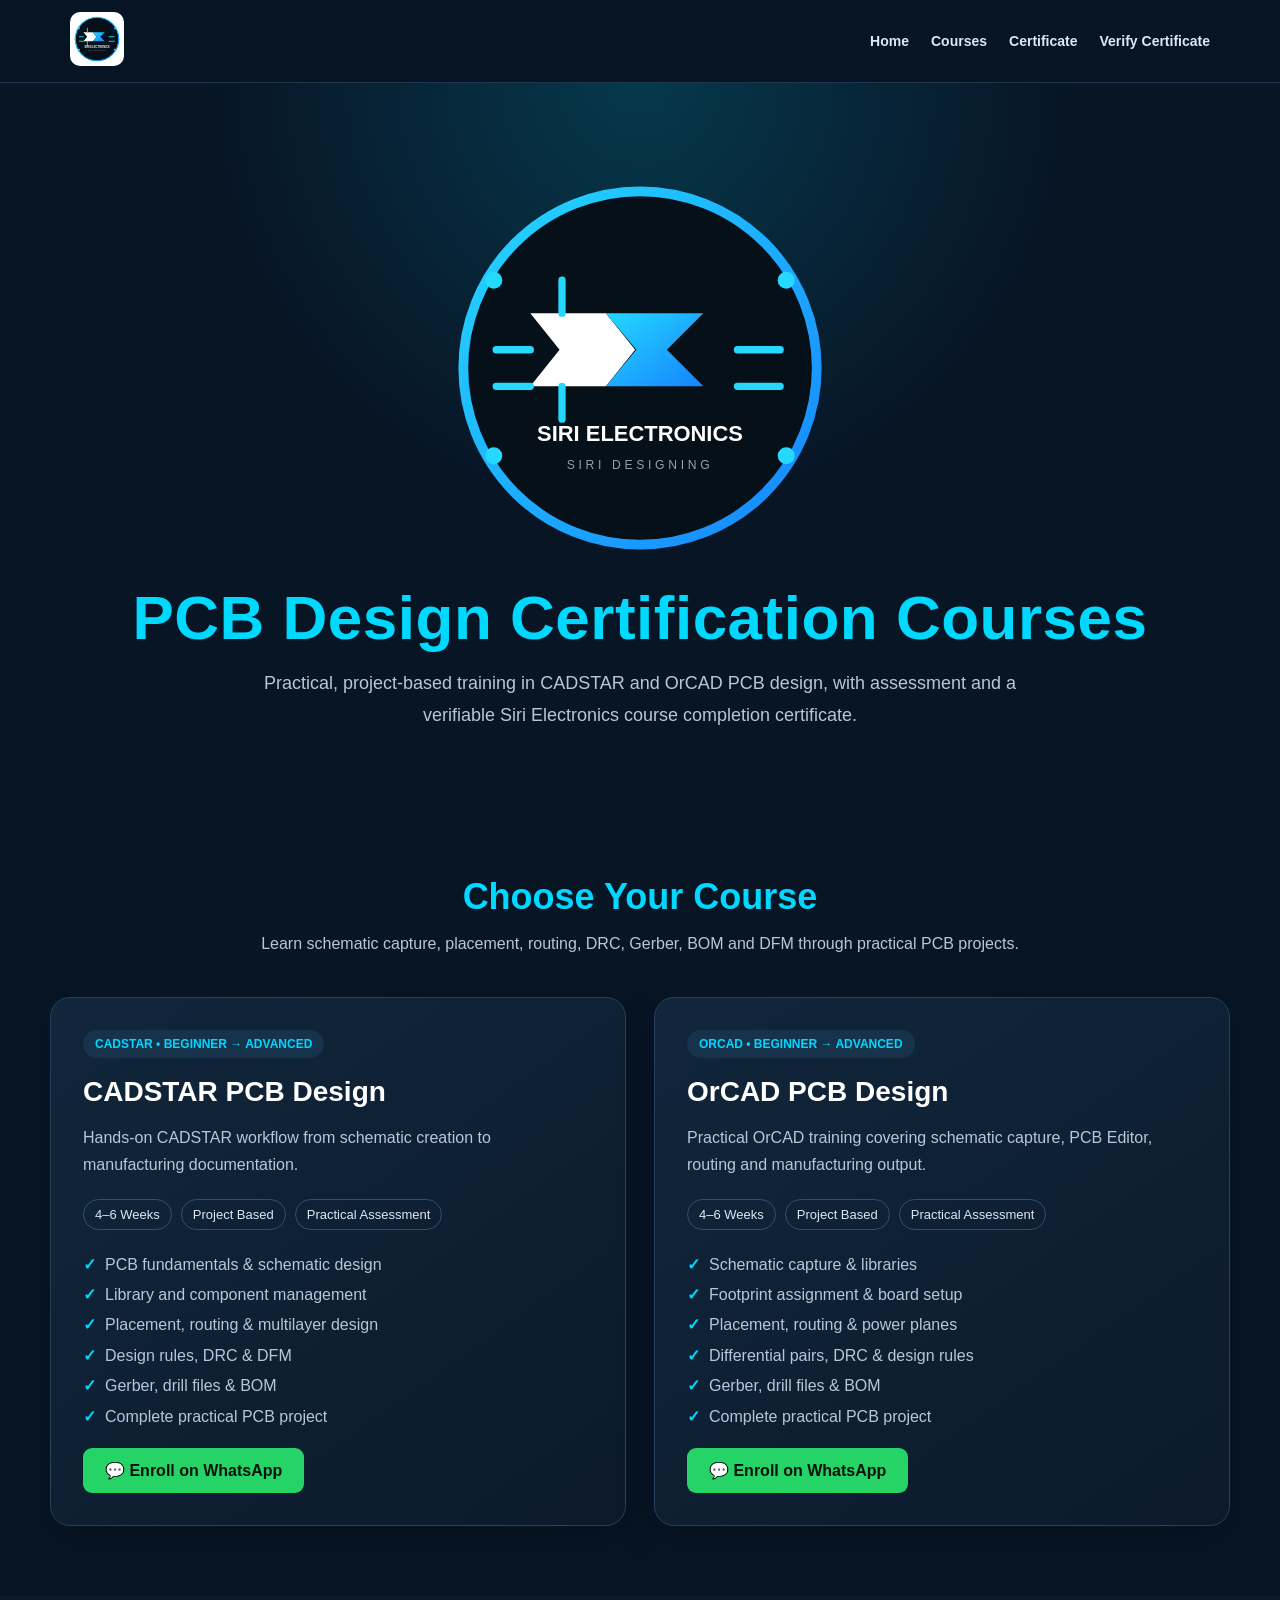
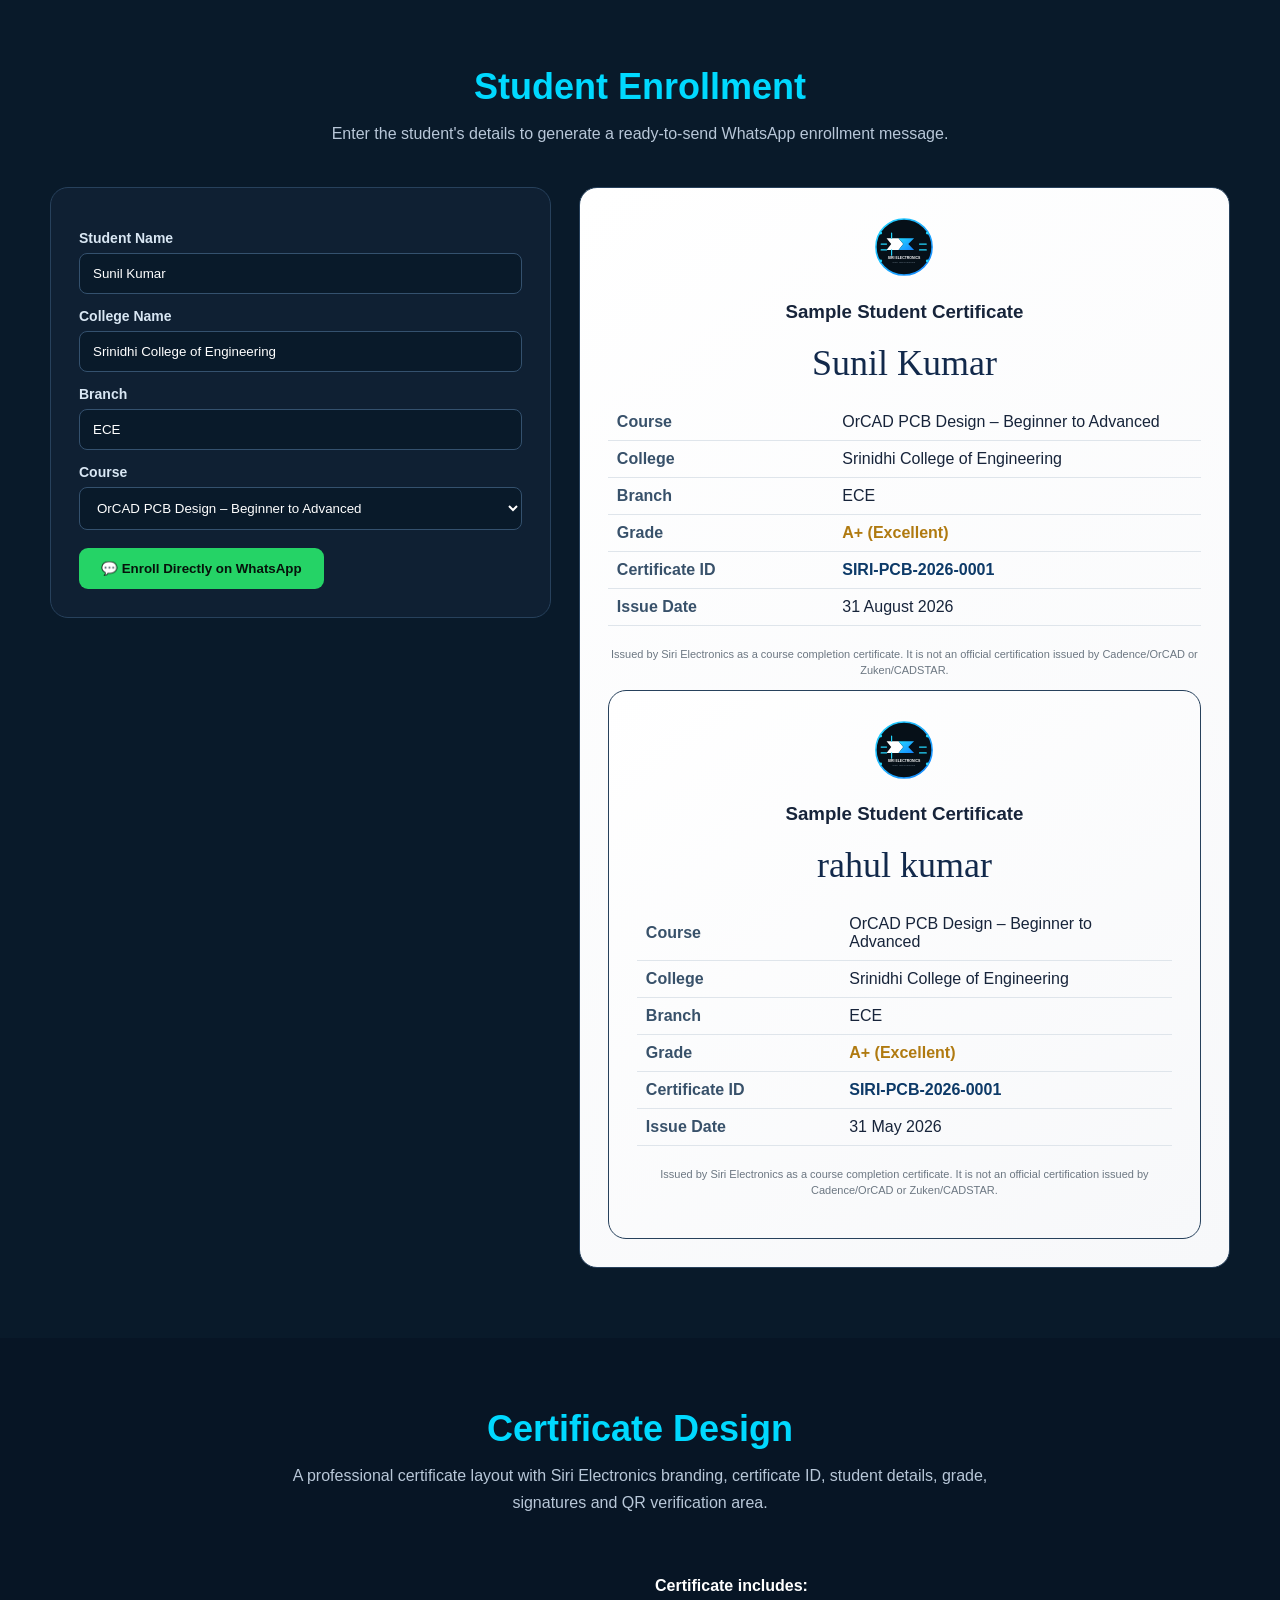
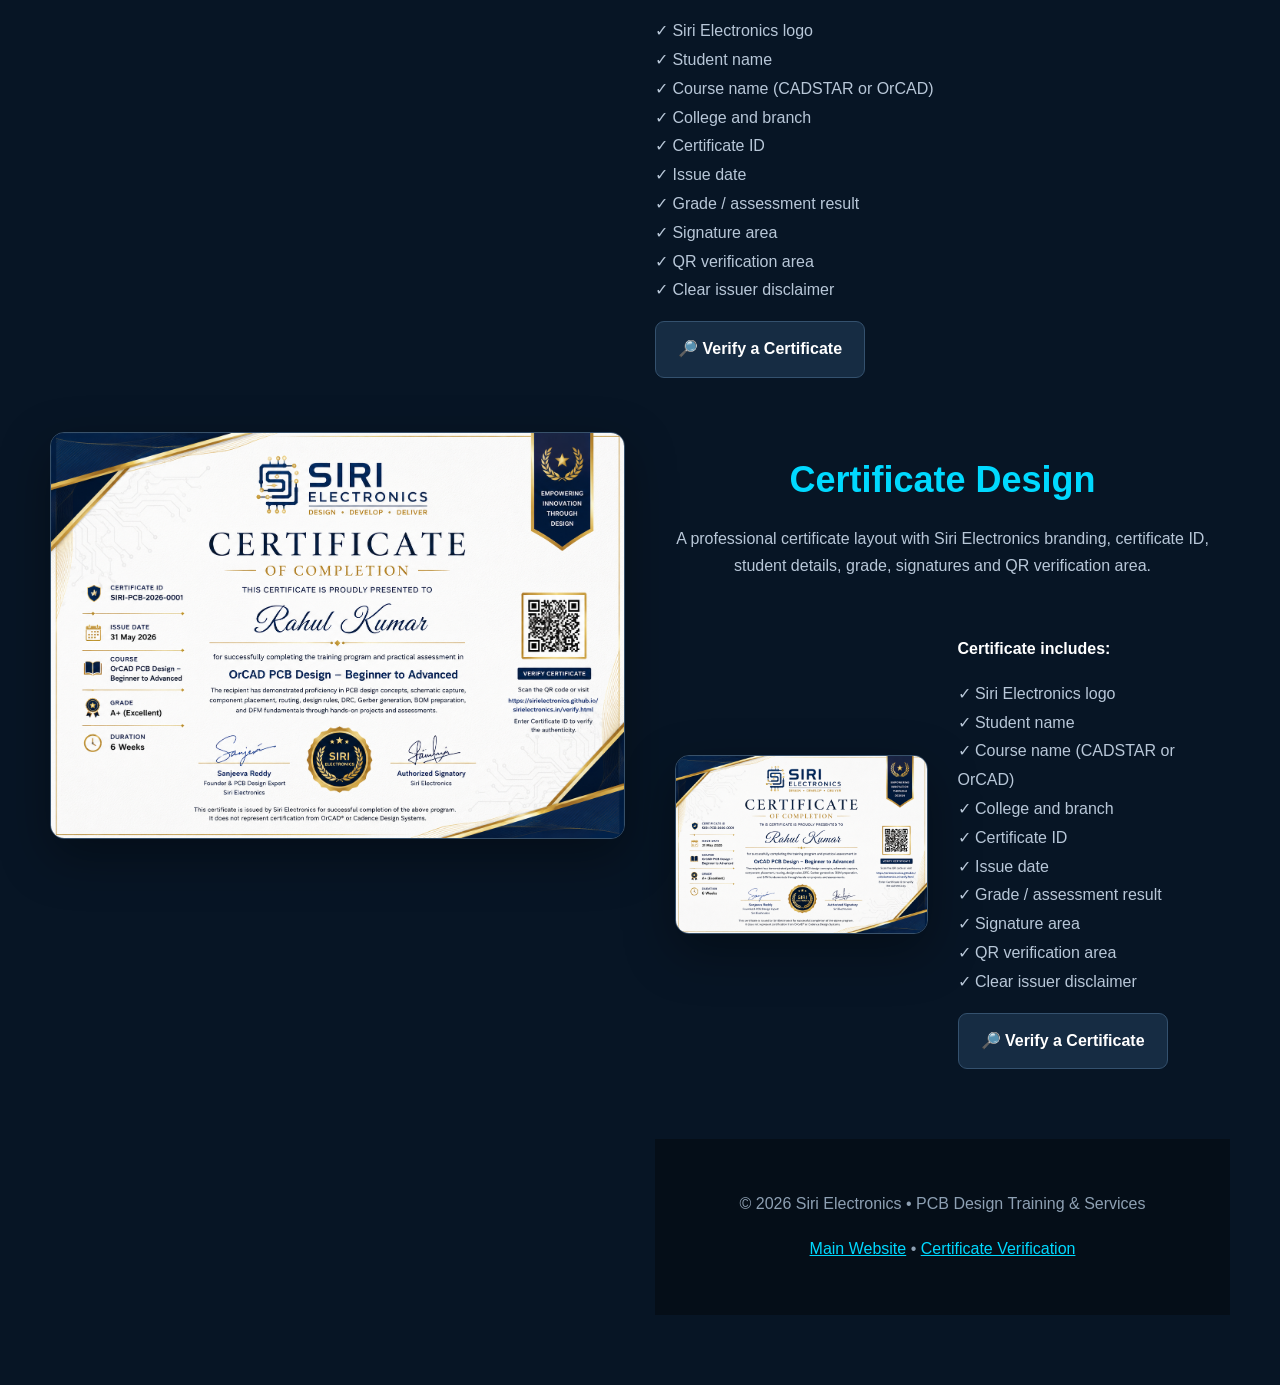
<file: certifications.html>
<!DOCTYPE html>
<html lang="en">
<head>
  <meta charset="UTF-8">
  <meta name="viewport" content="width=device-width, initial-scale=1.0">
  <title>PCB Design Certification Courses | Siri Electronics</title>
  <meta name="description" content="CADSTAR and OrCAD PCB Design courses with practical assessment and Siri Electronics course completion certificates.">
  <link rel="icon" href="siri-logo.svg">
  <style>
    :root{--navy:#071525;--panel:#0f2033;--line:#27415c;--cyan:#00d9ff;--gold:#d8a52b;--text:#edf5ff;--muted:#b8c7d8}
    *{box-sizing:border-box}html{scroll-behavior:smooth}body{margin:0;font-family:Inter,Arial,sans-serif;background:var(--navy);color:var(--text)}
    .topbar{position:sticky;top:0;z-index:50;background:rgba(7,21,37,.94);backdrop-filter:blur(12px);border-bottom:1px solid #20364e}
    .nav{max-width:1180px;margin:auto;display:flex;align-items:center;justify-content:space-between;padding:12px 20px}
    .logo{height:54px;width:auto;background:#fff;border-radius:10px;padding:3px}.navlinks{display:flex;gap:22px;align-items:center}.navlinks a{color:#dce8f4;text-decoration:none;font-weight:700;font-size:14px}.navlinks a:hover{color:var(--cyan)}
    .hero{text-align:center;padding:90px 20px 75px;background:radial-gradient(circle at 50% 0,rgba(0,217,255,.18),transparent 45%),#071525}
    .hero h1{font-size:clamp(36px,6vw,62px);margin:15px 0;color:var(--cyan);letter-spacing:.5px}.hero p{max-width:800px;margin:auto;color:var(--muted);font-size:18px;line-height:1.75}
    .section{padding:70px 20px}.section.alt{background:#091a2a}.wrap{max-width:1180px;margin:auto}.section-title{text-align:center;margin:0 0 12px;font-size:36px;color:var(--cyan)}.section-sub{text-align:center;color:var(--muted);max-width:760px;margin:0 auto 40px;line-height:1.7}
    .courses{display:grid;grid-template-columns:repeat(2,1fr);gap:28px}.card{background:linear-gradient(145deg,#11263b,#0c1a2b);border:1px solid var(--line);border-radius:20px;padding:32px;box-shadow:0 14px 40px rgba(0,0,0,.18);transition:.25s}.card:hover{transform:translateY(-6px);border-color:var(--cyan)}
    .badge{display:inline-block;padding:7px 12px;border-radius:20px;background:#17324b;color:var(--cyan);font-size:12px;font-weight:800}.card h2{color:#fff;font-size:28px;margin:18px 0 10px}.card p{color:var(--muted);line-height:1.7}.facts{display:flex;flex-wrap:wrap;gap:9px;margin:20px 0}.facts span{border:1px solid #31506d;border-radius:20px;padding:7px 11px;color:#dce8f4;font-size:13px}.card ul{padding:0;list-style:none;color:var(--muted);line-height:1.9}.card li:before{content:"✓";color:var(--cyan);font-weight:900;margin-right:9px}
    .btn{display:inline-block;border:0;border-radius:9px;padding:13px 22px;text-decoration:none;font-weight:800;cursor:pointer}.wa{background:#25d366;color:#06130b}.wa:hover{filter:brightness(1.08)}.secondary{background:#162c43;color:#fff;border:1px solid #34516e}
    .student-grid{display:grid;grid-template-columns:1fr 1.3fr;gap:28px;align-items:start}.student-form,.student-card{background:var(--panel);border:1px solid var(--line);border-radius:18px;padding:28px}.student-form label{display:block;color:#d9e7f4;font-size:14px;font-weight:700;margin:14px 0 7px}.student-form input,.student-form select{width:100%;padding:12px 13px;border-radius:8px;border:1px solid #34516e;background:#091a2a;color:#fff;outline:none}.student-form input:focus,.student-form select:focus{border-color:var(--cyan)}.student-card{background:linear-gradient(145deg,#fff,#f7f8fa);color:#17243a;text-align:center}.student-card .mini-logo{height:62px}.cert-name{font-family:Georgia,serif;font-size:36px;color:#12294b;margin:15px 0}.detail-table{width:100%;border-collapse:collapse;text-align:left;margin:20px 0}.detail-table td{padding:9px;border-bottom:1px solid #dfe5eb}.detail-table td:first-child{font-weight:800;color:#38516a;width:38%}.cert-id{font-weight:800;color:#0d3a68}.grade{color:#b07a10;font-weight:900}.disclaimer{font-size:11px;color:#6c7782;line-height:1.5;margin-top:18px}
    .preview{display:grid;grid-template-columns:1fr 1fr;gap:30px;align-items:center}.preview img{width:100%;display:block;border-radius:14px;border:1px solid #38516a;box-shadow:0 18px 50px rgba(0,0,0,.35)}.preview-copy{color:var(--muted);line-height:1.8}.preview-copy strong{color:#fff}
    .footer{text-align:center;padding:35px 20px;background:#050e18;color:#8ea0b3}.footer a{color:var(--cyan)}
    @media(max-width:850px){.courses,.student-grid,.preview{grid-template-columns:1fr}.navlinks{gap:10px}.navlinks a:nth-child(2),.navlinks a:nth-child(3){display:none}}
    @media(max-width:520px){.nav{padding:10px}.logo{height:44px}.navlinks a{font-size:12px}.section{padding:50px 15px}.card,.student-form,.student-card{padding:22px}.cert-name{font-size:28px}}
  </style>
</head>
<body>
<header class="topbar">
  <nav class="nav">
    <a href="index.html" aria-label="Siri Electronics home"><img src="siri-logo.svg" class="logo" alt="Siri Electronics"></a>
    <div class="navlinks">
      <a href="index.html">Home</a><a href="#courses">Courses</a><a href="#certificate">Certificate</a><a href="verify.html">Verify Certificate</a>
    </div>
  </nav>
</header>

<section class="hero">
  <img src="siri-logo.svg" alt="Siri Electronics logo" style="width:min(390px,80%);height:auto;border-radius:12px">
  <h1>PCB Design Certification Courses</h1>
  <p>Practical, project-based training in CADSTAR and OrCAD PCB design, with assessment and a verifiable Siri Electronics course completion certificate.</p>
</section>

<section class="section" id="courses">
  <div class="wrap">
    <h2 class="section-title">Choose Your Course</h2>
    <p class="section-sub">Learn schematic capture, placement, routing, DRC, Gerber, BOM and DFM through practical PCB projects.</p>
    <div class="courses">
      <article class="card">
        <span class="badge">CADSTAR • BEGINNER → ADVANCED</span><h2>CADSTAR PCB Design</h2>
        <p>Hands-on CADSTAR workflow from schematic creation to manufacturing documentation.</p>
        <div class="facts"><span>4–6 Weeks</span><span>Project Based</span><span>Practical Assessment</span></div>
        <ul><li>PCB fundamentals & schematic design</li><li>Library and component management</li><li>Placement, routing & multilayer design</li><li>Design rules, DRC & DFM</li><li>Gerber, drill files & BOM</li><li>Complete practical PCB project</li></ul>
        <a class="btn wa" data-course="CADSTAR PCB Design – Beginner to Advanced" href="#">💬 Enroll on WhatsApp</a>
      </article>
      <article class="card">
        <span class="badge">ORCAD • BEGINNER → ADVANCED</span><h2>OrCAD PCB Design</h2>
        <p>Practical OrCAD training covering schematic capture, PCB Editor, routing and manufacturing output.</p>
        <div class="facts"><span>4–6 Weeks</span><span>Project Based</span><span>Practical Assessment</span></div>
        <ul><li>Schematic capture & libraries</li><li>Footprint assignment & board setup</li><li>Placement, routing & power planes</li><li>Differential pairs, DRC & design rules</li><li>Gerber, drill files & BOM</li><li>Complete practical PCB project</li></ul>
        <a class="btn wa" data-course="OrCAD PCB Design – Beginner to Advanced" href="#">💬 Enroll on WhatsApp</a>
      </article>
    </div>
  </div>
</section>

<section class="section alt" id="enroll">
  <div class="wrap">
    <h2 class="section-title">Student Enrollment</h2>
    <p class="section-sub">Enter the student's details to generate a ready-to-send WhatsApp enrollment message.</p>
    <div class="student-grid">
      <form class="student-form" id="enrollForm">
        <label for="name">Student Name</label><input id="name" value="Sunil Kumar" required>
        <label for="college">College Name</label><input id="college" value="Srinidhi College of Engineering" required>
        <label for="branch">Branch</label><input id="branch" value="ECE" required>
        <label for="course">Course</label>
        <select id="course"><option>OrCAD PCB Design – Beginner to Advanced</option><option>CADSTAR PCB Design – Beginner to Advanced</option></select>
        <button class="btn wa" type="submit" style="margin-top:18px">💬 Enroll Directly on WhatsApp</button>
      </form>
      <div class="student-card">
       <img src="siri-logo.svg" class="mini-logo" alt="Siri Electronics logo">
        <h3>Sample Student Certificate</h3>
        <div class="cert-name" id="previewName">Sunil Kumar</div>
        <table class="detail-table">
          <tr><td>Course</td><td id="previewCourse">OrCAD PCB Design – Beginner to Advanced</td></tr>
          <tr><td>College</td><td id="previewCollege">Srinidhi College of Engineering</td></tr>
          <tr><td>Branch</td><td id="previewBranch">ECE</td></tr>
          <tr><td>Grade</td><td class="grade">A+ (Excellent)</td></tr>
          <tr><td>Certificate ID</td><td class="cert-id">SIRI-PCB-2026-0001</td></tr>
          <tr><td>Issue Date</td><td>31 August 2026</td></tr>
        </table>
        <p class="disclaimer">Issued by Siri Electronics as a course completion certificate. It is not an official certification issued by Cadence/OrCAD or Zuken/CADSTAR.</p>
      <div class="student-card">
       <img src="siri-logo.svg" class="mini-logo" alt="Siri Electronics logo">
        <h3>Sample Student Certificate</h3>
        <div class="cert-name" id="previewName">rahul kumar</div>
        <table class="detail-table">
          <tr><td>Course</td><td id="previewCourse">OrCAD PCB Design – Beginner to Advanced</td></tr>
          <tr><td>College</td><td id="previewCollege">Srinidhi College of Engineering</td></tr>
          <tr><td>Branch</td><td id="previewBranch">ECE</td></tr>
          <tr><td>Grade</td><td class="grade">A+ (Excellent)</td></tr>
          <tr><td>Certificate ID</td><td class="cert-id">SIRI-PCB-2026-0001</td></tr>
          <tr><td>Issue Date</td><td>31 May 2026</td></tr>
        </table>
        <p class="disclaimer">Issued by Siri Electronics as a course completion certificate. It is not an official certification issued by Cadence/OrCAD or Zuken/CADSTAR.</p>
      </div>
    </div>
  </div>
</section>

<section class="section" id="certificate">
  <div class="wrap">
    <h2 class="section-title">Certificate Design</h2>
    <p class="section-sub">A professional certificate layout with Siri Electronics branding, certificate ID, student details, grade, signatures and QR verification area.</p>
    <div class="preview">
      <img src="certificate-preview.png" alt="Siri Electronics PCB design certificate sample">
      <div class="preview-copy">
        <p><strong>Certificate includes:</strong></p>
        <p>✓ Siri Electronics logo<br>✓ Student name<br>✓ Course name (CADSTAR or OrCAD)<br>✓ College and branch<br>✓ Certificate ID<br>✓ Issue date<br>✓ Grade / assessment result<br>✓ Signature area<br>✓ QR verification area<br>✓ Clear issuer disclaimer</p>
        <a class="btn secondary" href="verify.html">🔎 Verify a Certificate</a>

<section class="section" id="certificate">
  <div class="wrap">
    <h2 class="section-title">Certificate Design</h2>
    <p class="section-sub">A professional certificate layout with Siri Electronics branding, certificate ID, student details, grade, signatures and QR verification area.</p>
    <div class="preview">
      <img src="certificate-preview.png" alt="Siri Electronics PCB design certificate sample">
      <div class="preview-copy">
        <p><strong>Certificate includes:</strong></p>
        <p>✓ Siri Electronics logo<br>✓ Student name<br>✓ Course name (CADSTAR or OrCAD)<br>✓ College and branch<br>✓ Certificate ID<br>✓ Issue date<br>✓ Grade / assessment result<br>✓ Signature area<br>✓ QR verification area<br>✓ Clear issuer disclaimer</p>
        <a class="btn secondary" href="verify.html">🔎 Verify a Certificate</a>
      </div>
    </div>
  </div>
</section>

<footer class="footer">
  <p>© 2026 Siri Electronics • PCB Design Training & Services</p>
  <p><a href="index.html">Main Website</a> • <a href="verify.html">Certificate Verification</a></p>
</footer>

<script>
  // Replace this with Siri Electronics' WhatsApp number in international format.
  // Example: 919876543210 (no +, spaces or hyphens).
  const WHATSAPP_NUMBER = "917013163756";

  function whatsappLink(course, student = "", college = "", branch = "") {
    const message =
      "Hello Siri Electronics,%0A%0A" +
      "I want to enroll in the " + course + " course.%0A%0A" +
      "Student Name: " + student + "%0A" +
      "College: " + college + "%0A" +
      "Branch: " + branch;
    return "https://wa.me/" + WHATSAPP_NUMBER + "?text=" + message;
  }

  document.querySelectorAll(".wa[data-course]").forEach(btn => {
    btn.addEventListener("click", e => {
      e.preventDefault();
      const course = btn.dataset.course;
      window.open(whatsappLink(course), "_blank");
    });
  });

  const form = document.getElementById("enrollForm");
  const name = document.getElementById("name"), college = document.getElementById("college"), branch = document.getElementById("branch"), course = document.getElementById("course");
  function updatePreview(){
    document.getElementById("previewName").textContent = name.value || "Student Name";
    document.getElementById("previewCourse").textContent = course.value;
    document.getElementById("previewCollege").textContent = college.value || "College Name";
    document.getElementById("previewBranch").textContent = branch.value || "Branch";
  }
  [name,college,branch,course].forEach(el => el.addEventListener("input", updatePreview));
  form.addEventListener("submit", e => {
    e.preventDefault();
    window.open(whatsappLink(course.value, name.value, college.value, branch.value), "_blank");
  });
</script>
</body>
</html>
</file>
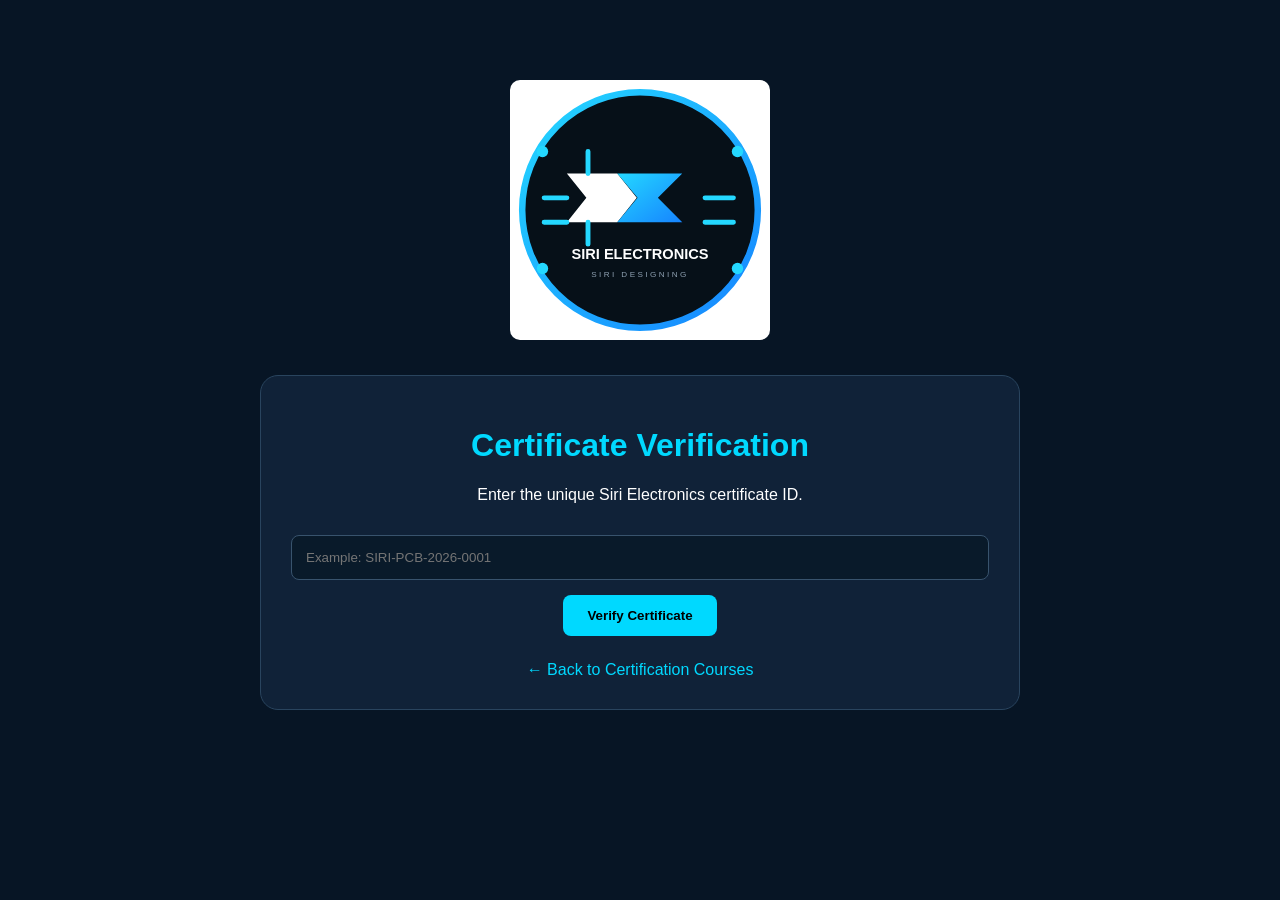
<file: verify.html>
<!DOCTYPE html>
<html lang="en">
<head>
<meta charset="UTF-8"><meta name="viewport" content="width=device-width, initial-scale=1.0">
<title>Certificate Verification | Siri Electronics</title>
<style>
body{margin:0;background:#071525;color:#fff;font-family:Arial,sans-serif}.wrap{max-width:760px;margin:60px auto;padding:20px}.logo{display:block;width:260px;max-width:80%;margin:0 auto 35px;background:#fff;border-radius:10px}.box{background:#102238;border:1px solid #29445e;border-radius:18px;padding:30px;text-align:center}h1{color:#00d9ff}input{width:100%;padding:14px;border-radius:8px;border:1px solid #38536d;background:#091a2a;color:#fff;box-sizing:border-box;margin:15px 0}button{padding:13px 24px;border:0;border-radius:8px;background:#00d9ff;font-weight:800;cursor:pointer}.result{margin-top:25px;text-align:left;background:#091a2a;border-radius:12px;padding:20px}.valid{border-left:4px solid #25d366}.invalid{border-left:4px solid #ff5c5c}.back{display:inline-block;margin-top:25px;color:#00d9ff;text-decoration:none}
</style>
</head>
<body>
<div class="wrap">
<img src="siri-logo.svg" class="logo" alt="Siri Electronics">
<div class="box">
<h1>Certificate Verification</h1>
<p>Enter the unique Siri Electronics certificate ID.</p>
<input id="certId" placeholder="Example: SIRI-PCB-2026-0001">
<button onclick="verify()">Verify Certificate</button>
<div id="result"></div>
<a class="back" href="certifications.html">← Back to Certification Courses</a>
</div>
</div>
<script>
const certificates = {
 "SIRI-PCB-2026-0001": {
   name:"Sunil Kumar",
   course:"OrCAD PCB Design – Beginner to Advanced",
   college:"Srinidhi College of Engineering",
   branch:"ECE",
   grade:"A+ (Excellent)",
   issueDate:"31 August 2026",
   status:"Valid"
 },
 "SIRI-PCB-2026-0002": {
   name:"Student Example",
   course:"CADSTAR PCB Design – Beginner to Advanced",
   college:"Srinidhi College of Engineering",
   branch:"ECE",
   grade:"A (Very Good)",
   issueDate:"31 August 2026",
   status:"Valid"
 }
};
function verify(){
 const id=document.getElementById("certId").value.trim().toUpperCase();
 const r=document.getElementById("result");
 const c=certificates[id];
 if(!c){r.className="result invalid";r.innerHTML="<strong>Certificate not found.</strong><p>Please check the certificate ID and try again.</p>";return;}
 r.className="result valid";
 r.innerHTML="<h3>✓ Certificate Valid</h3>"+
 "<p><strong>Certificate ID:</strong> "+id+"</p>"+
 "<p><strong>Student:</strong> "+c.name+"</p>"+
 "<p><strong>Course:</strong> "+c.course+"</p>"+
 "<p><strong>College:</strong> "+c.college+"</p>"+
 "<p><strong>Branch:</strong> "+c.branch+"</p>"+
 "<p><strong>Grade:</strong> "+c.grade+"</p>"+
 "<p><strong>Issue Date:</strong> "+c.issueDate+"</p>"+
 "<p><strong>Issued by:</strong> Siri Electronics</p>"+
 "<small>This verification confirms a Siri Electronics course completion certificate. It does not indicate an official Cadence/OrCAD or Zuken/CADSTAR certification.</small>";
}
</script>
</body>
</html>
</file>
<file: style.css>
@import url('https://fonts.googleapis.com/css2?family=Inter:wght@400;500;600;700;800&family=Space+Grotesk:wght@500;600;700&display=swap');
:root{--bg:#050a0f;--panel:#0a1219;--line:#1b2d39;--text:#edf7ff;--muted:#91a5b3;--cyan:#24d8ff;--blue:#1684ff;--max:1160px}*{box-sizing:border-box}html{scroll-behavior:smooth}body{margin:0;background:var(--bg);color:var(--text);font-family:Inter,Arial,sans-serif;line-height:1.6}a{text-decoration:none;color:inherit}.nav{width:min(92%,var(--max));height:78px;margin:auto;display:flex;align-items:center;justify-content:space-between}.header{}header{position:fixed;z-index:10;top:0;width:100%;background:#050a0fd9;backdrop-filter:blur(16px);border-bottom:1px solid #ffffff0b}.brand{display:flex;align-items:center;gap:9px;font:700 20px 'Space Grotesk'}.brand img{width:42px;height:42px}.brand small{display:block;color:var(--muted);font:700 7px Inter;letter-spacing:2px}nav{display:flex;gap:25px;align-items:center;font-size:13px;color:#a9bac5;font-weight:600}nav a:hover{color:#fff}.navbtn{padding:9px 14px;border:1px solid #315263;border-radius:8px;color:#fff}#menu{display:none;background:none;border:0;color:#fff;font-size:24px}.hero{padding:155px 0 80px;min-height:760px;position:relative;background-image:linear-gradient(#24d8ff0b 1px,transparent 1px),linear-gradient(90deg,#24d8ff0b 1px,transparent 1px);background-size:58px 58px}.hero-grid,.about,.contact{width:min(92%,var(--max));margin:auto;display:grid;grid-template-columns:1.05fr .95fr;gap:70px;align-items:center}.eyebrow,.heading small{color:var(--cyan);font-size:10px;font-weight:800;letter-spacing:2px}.hero h1,.heading h2{font:700 clamp(40px,5.5vw,68px)/1.05 'Space Grotesk';letter-spacing:-2.5px;margin:16px 0}.hero h1 em{font-style:normal;color:var(--cyan)}.lead{font-size:18px;color:var(--muted);max-width:650px}.actions{display:flex;gap:12px;margin:30px 0}.btn{display:inline-flex;justify-content:center;align-items:center;padding:12px 19px;border-radius:8px;background:linear-gradient(110deg,var(--blue),var(--cyan));color:#031017;font-weight:800;font-size:13px;border:1px solid transparent}.ghost{background:#0a1219;color:#eaf5fa;border-color:#2b404c}.stats{display:flex;gap:35px}.stats b{display:block;font:700 25px 'Space Grotesk'}.stats span{font-size:10px;color:var(--muted)}.hero-board{height:470px;display:grid;place-items:center;position:relative}.pcb{width:315px;height:390px;border-radius:22px;position:relative;transform:rotate(-8deg);background:#0c332f;border:2px solid #28766b;box-shadow:0 0 70px #24d8ff18,inset 0 0 35px #0008;display:grid;place-items:center;overflow:hidden}.pcb:before{content:'';position:absolute;inset:18px;border:1px dashed #55e6c544;border-radius:12px}.pcb b{font:700 70px 'Space Grotesk';color:#24d8ff;border:2px solid #24d8ff;padding:4px 15px;border-radius:12px;z-index:2}.pcb span{position:absolute;bottom:30px;left:30px;color:#7bb1a7;font:700 10px/1.3 'Space Grotesk';letter-spacing:3px}.pcb i{position:absolute;height:3px;background:#4be3c7;box-shadow:0 0 10px #4be3c7;width:150px}.pcb i:nth-child(2){left:5px;top:115px;transform:rotate(15deg)}.pcb i:nth-child(3){right:5px;top:175px;transform:rotate(-20deg)}.pcb i:nth-child(4){left:35px;bottom:115px;transform:rotate(-12deg)}.hero-board label{position:absolute;background:#09141c;border:1px solid #294451;border-radius:8px;padding:10px 13px;font-size:10px;font-weight:800}.hero-board label:nth-of-type(1){top:65px;right:0;color:#8dffe5}.hero-board label:nth-of-type(2){bottom:65px;left:0;color:#9bddff}.trust{border-block:1px solid var(--line);display:flex;justify-content:space-between;padding:18px max(4%,calc((100% - var(--max))/2));background:#080e13;color:#92a7b5;font-size:11px;font-weight:700}.heading{max-width:720px;margin-bottom:42px}.heading h2{font-size:46px;margin:10px 0 12px}.heading p{color:var(--muted);font-size:14px}.cards{width:min(92%,var(--max));margin:auto;display:grid;grid-template-columns:repeat(4,1fr);gap:14px}.cards>div{padding:23px;border:1px solid var(--line);background:linear-gradient(145deg,#0c151d,#091119);border-radius:12px}.cards>div:hover{border-color:#315a6b;transform:translateY(-3px)}.cards b{display:grid;place-items:center;width:38px;height:38px;background:#0a2632;border-radius:8px;color:var(--cyan);font-size:18px}.cards h3{font:600 17px 'Space Grotesk';margin:17px 0 5px}.cards p,.project-body p{color:var(--muted);font-size:12px}section{padding:100px 0}.dark{background:#080e14;border-block:1px solid #ffffff08}.projects{width:min(92%,var(--max));margin:auto;display:grid;grid-template-columns:repeat(3,1fr);gap:18px}.project{border:1px solid var(--line);border-radius:13px;overflow:hidden;background:#0b141c}.project-image{height:255px;position:relative}.project-image img{width:100%;height:100%;object-fit:cover}.project-image span{position:absolute;top:14px;left:14px;background:#050a0edb;padding:5px 8px;border-radius:5px;color:var(--cyan);font-size:9px;font-weight:800}.project-body{padding:20px}.project-body small,.prices small{color:var(--cyan);font-size:9px;font-weight:800;letter-spacing:1.5px}.project-body h3{font:600 20px 'Space Grotesk';margin:6px 0}.about{align-items:start}.skills{padding:28px;background:#0b141b;border:1px solid var(--line);border-radius:13px}.skills div{margin:20px 0}.skills span{font-size:12px}.skills b{float:right;color:var(--cyan);font-size:11px}.skills i{display:block;height:5px;background:linear-gradient(90deg,var(--blue),var(--cyan));border-radius:5px;margin-top:8px}.text{color:var(--cyan);font-size:13px;font-weight:800}.prices{width:min(92%,var(--max));margin:auto;display:grid;grid-template-columns:repeat(3,1fr);gap:18px}.prices article{padding:28px;border:1px solid var(--line);border-radius:13px;background:#0a131b;position:relative}.prices .featured{border-color:#286074;box-shadow:0 0 40px #24d8ff0b}.prices article>label{position:absolute;right:18px;top:17px;background:#103744;color:var(--cyan);font-size:8px;padding:5px 7px;border-radius:4px}.prices h3{font:700 38px 'Space Grotesk';margin:13px 0 2px}.prices p,.prices li{color:var(--muted);font-size:12px}.prices ul{list-style:none;padding:0;margin:22px 0}.prices li{margin:9px 0}.prices li:before{content:'✓';color:var(--cyan);margin-right:9px}.prices .btn{width:100%}.contact{align-items:start}.links{display:flex;flex-direction:column;gap:11px;font-size:13px;color:#c2d2db}.links a:hover{color:var(--cyan)}form{background:#09121a;border:1px solid var(--line);border-radius:13px;padding:24px;display:grid;gap:12px}input,select,textarea{width:100%;background:#061018;border:1px solid #223743;color:#eef7ff;padding:12px;border-radius:8px;font:13px Inter}textarea{min-height:140px;resize:vertical}form .btn{cursor:pointer}#msg{font-size:11px;color:#71e6cf;text-align:center;margin:0;min-height:15px}footer{border-top:1px solid var(--line);padding:30px 4%;color:#8195a2;font-size:11px}footer div{width:min(92%,var(--max));margin:auto;display:flex;justify-content:space-between}footer b{color:#fff}
@media(max-width:900px){.cards{grid-template-columns:repeat(2,1fr)}.hero-grid,.about,.contact{grid-template-columns:1fr}.hero-board{height:430px}.projects,.prices{grid-template-columns:1fr 1fr}.trust{display:grid;grid-template-columns:1fr 1fr;gap:12px}.hero{padding-top:125px}}
@media(max-width:650px){#menu{display:block}nav{display:none;position:absolute;top:78px;left:0;right:0;background:#071018;padding:15px 7%;flex-direction:column;align-items:stretch;border-bottom:1px solid var(--line)}nav.open{display:flex}.hero h1{font-size:45px}.heading h2{font-size:36px}.cards,.projects,.prices{grid-template-columns:1fr}.actions{flex-direction:column}.stats{gap:20px}.pcb{width:260px;height:330px}.hero-board label:nth-of-type(1){right:-5px}.hero-board label:nth-of-type(2){left:-5px}footer div{display:block}footer span{display:block;margin-top:8px}}
</file>
